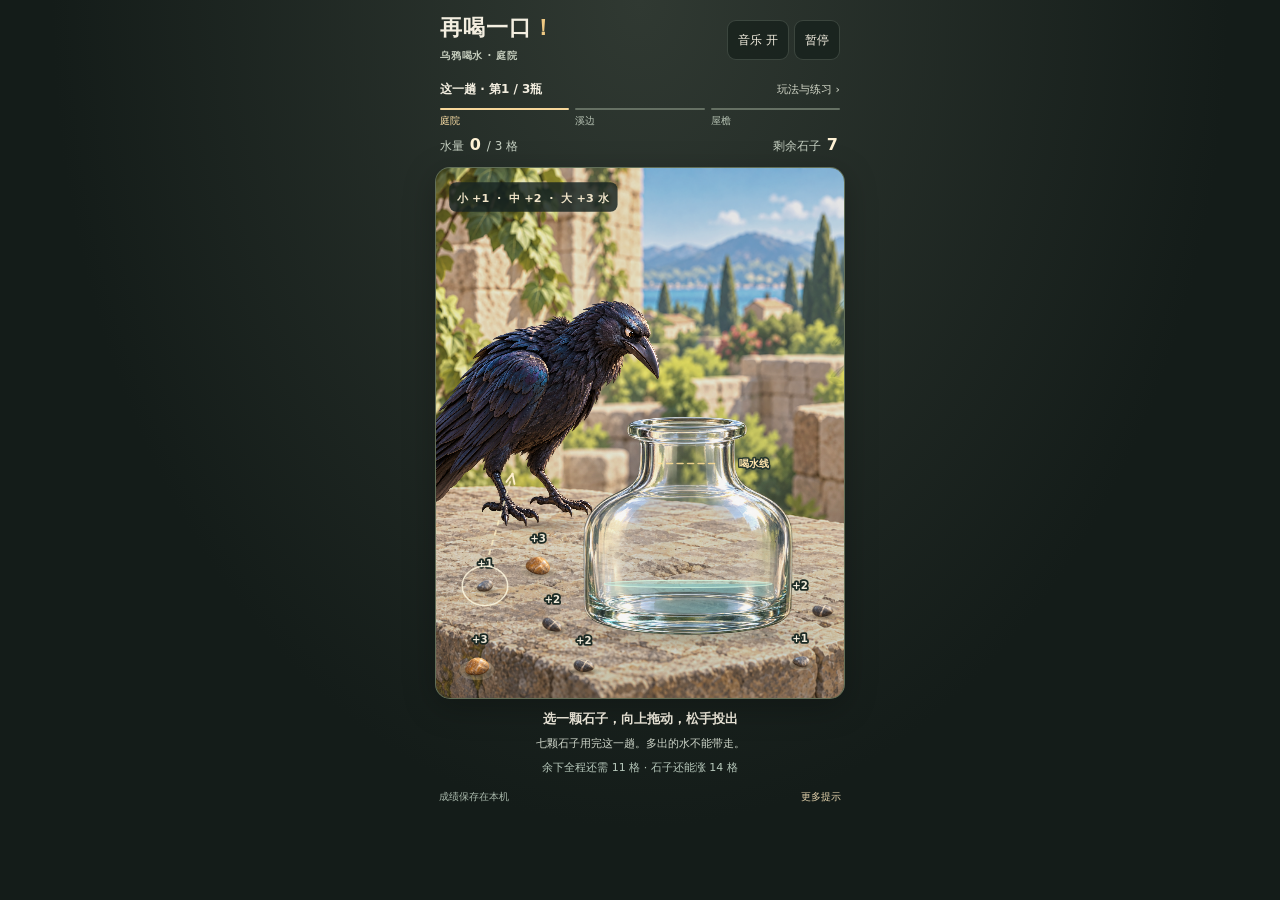
<file: index.html>
<!doctype html>
<html lang="zh-CN"><head><meta charset="utf-8"><meta name="viewport" content="width=device-width,initial-scale=1"><meta name="robots" content="noindex,nofollow"><title>再喝一口 · 试玩</title></head>
<body><p><a href="releases/0.7.0-playtest.7/">开始试玩《再喝一口》</a></p><script>location.replace('releases/0.7.0-playtest.7/');</script></body></html>
</file>
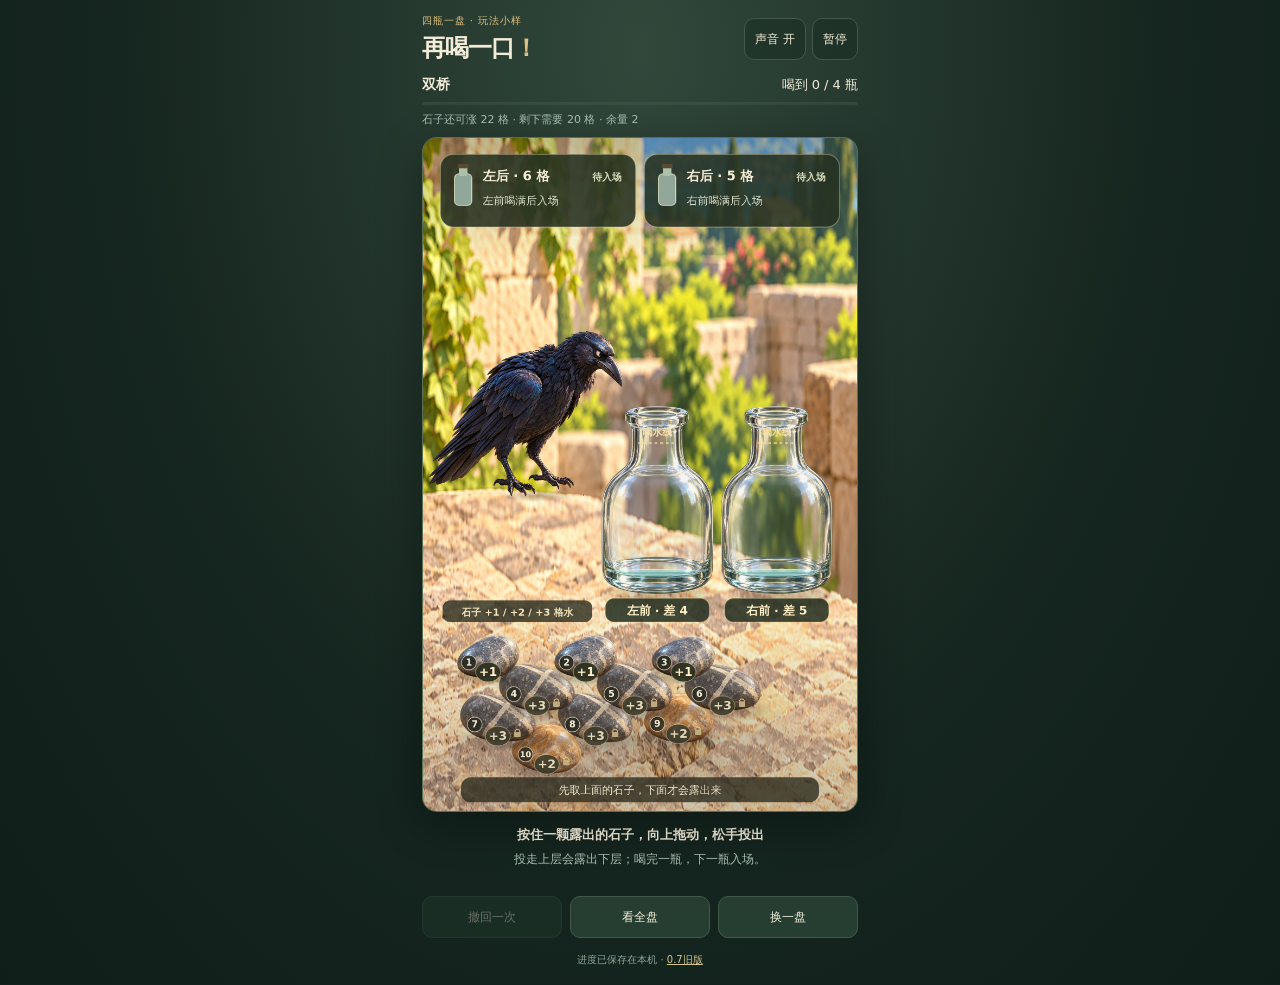
<file: prototypes/layered-v1/index.html>
<!doctype html>
<html lang="zh-CN"><head><meta charset="utf-8"><meta name="viewport" content="width=device-width,initial-scale=1,viewport-fit=cover"><meta name="theme-color" content="#172924"><meta name="robots" content="noindex,nofollow"><title>再喝一口 · 层层打开</title><link rel="stylesheet" href="style.css"></head>
<body><main class="app">
 <header><div><p class="eyebrow">四瓶一盘 · 玩法小样</p><h1>再喝一口<span>！</span></h1></div><div class="toolbar"><button id="sound" class="quiet" aria-pressed="true" aria-label="关闭声音">声音 开</button><button id="pause" class="quiet">暂停</button></div></header>
 <section class="statusbar" aria-label="整盘进度"><div><strong id="board-name">层层打开</strong><span id="progress">喝到 0 / 4 瓶</span></div><div class="progress-track" aria-hidden="true"><i id="progress-fill"></i></div><p id="reserve">石子正在准备…</p></section>
 <section class="scene"><canvas id="canvas" width="800" height="1240" tabindex="0" aria-label="按住可取的石子，向上拖动瞄准，松手投出。左右瓶都可投。键盘左右选择石子，空格开始瞄准，方向键调整，空格投出。" aria-describedby="action-hint"></canvas><div id="loading" class="loading">正在铺开石台…</div>
 <div id="result" class="overlay" hidden><article class="card"><p id="result-kicker" class="eyebrow"></p><h2 id="result-title" tabindex="-1"></h2><p id="result-detail"></p><p id="result-explain" class="note"></p><button id="result-undo" class="primary">撤回这一步</button><button id="retry" class="secondary">原样再试</button><button id="result-boards" class="text">换一盘同样大小的布局</button></article></div>
 </section>
 <footer><p id="action-hint">按住一颗露出的石子，向上拖动，松手投出</p><p id="change-note" class="note" role="status">投走上层会露出下层；喝完一瓶，下一瓶入场。</p><div class="actions"><button id="undo" class="secondary" disabled>撤回一次</button><button id="inspect" class="secondary">看全盘</button><button id="boards" class="secondary">换一盘</button></div><p class="fine"><span id="save-status">进度只保存在本机</span> · <a href="https://wangherb1.github.io/crow-water-playtest/releases/0.7.0-playtest.7/" target="_blank" rel="noopener">0.7旧版</a></p></footer>
 <dialog id="panel" aria-labelledby="panel-title"><div class="panel-head"><h2 id="panel-title"></h2><button id="close-panel" class="quiet" aria-label="关闭面板">关闭</button></div><div id="panel-content"></div></dialog>
 <p id="live" class="sr-only" aria-live="polite"></p>
</main>
<script src="assets.js"></script><script src="boards.js"></script><script src="core.js"></script><script src="physics.js"></script><script src="actor.js"></script><script src="audio.js"></script><script src="render.js"></script><script src="game.js"></script>
</body></html>
</file>
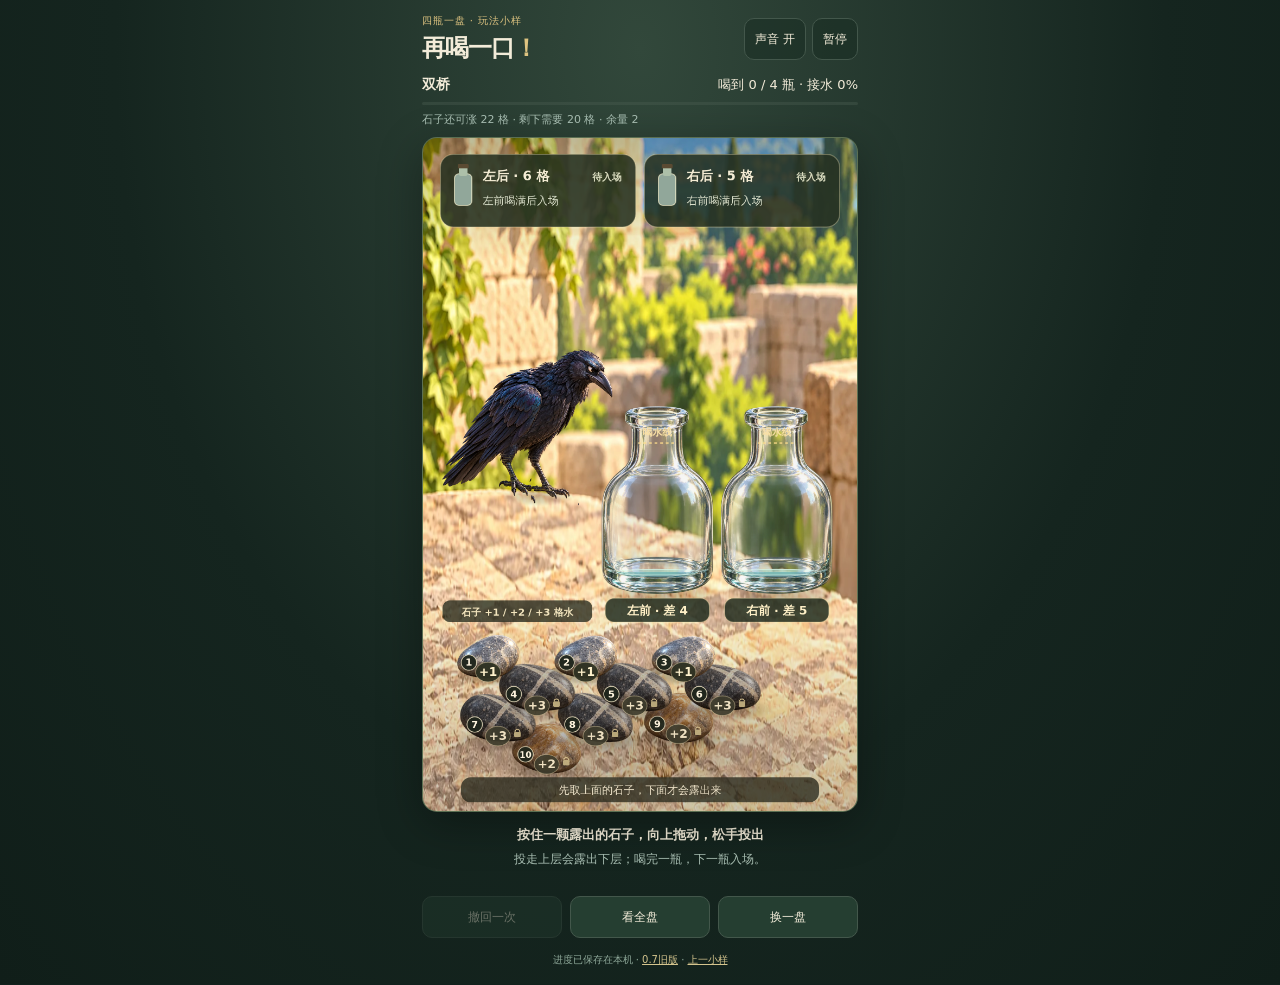
<file: prototypes/layered-v2/index.html>
<!doctype html>
<html lang="zh-CN"><head><meta charset="utf-8"><meta name="viewport" content="width=device-width,initial-scale=1,viewport-fit=cover"><meta name="theme-color" content="#172924"><meta name="robots" content="noindex,nofollow"><title>再喝一口 · 层层打开</title><link rel="stylesheet" href="style.css"></head>
<body><main class="app">
 <header><div><p class="eyebrow">四瓶一盘 · 玩法小样</p><h1>再喝一口<span>！</span></h1></div><div class="toolbar"><button id="sound" class="quiet" aria-pressed="true" aria-label="关闭声音">声音 开</button><button id="pause" class="quiet">暂停</button></div></header>
 <section class="statusbar" aria-label="整盘进度"><div><strong id="board-name">层层打开</strong><span id="progress">喝到 0 / 4 瓶</span></div><div class="progress-track" aria-hidden="true"><i id="progress-fill"></i></div><p id="reserve">石子正在准备…</p></section>
 <section class="scene"><canvas id="canvas" width="800" height="1240" tabindex="0" aria-label="按住可取的石子，向上拖动瞄准，松手投出。左右瓶都可投。键盘左右选择石子，空格开始瞄准，方向键调整，空格投出。" aria-describedby="action-hint"></canvas><div id="loading" class="loading" role="status"><p class="eyebrow">再喝一口</p><h2 id="load-title">正在准备庭院</h2><p id="load-detail">画面准备好就能开始，进度保存在本机。</p><progress id="load-progress" max="100" value="0" aria-label="画面加载进度"></progress><button id="load-retry" hidden>重试未完成的图片</button></div>
 <div id="result" class="overlay" hidden><article class="card"><p id="result-kicker" class="eyebrow"></p><h2 id="result-title" tabindex="-1"></h2><p id="result-detail"></p><ol id="result-proof" hidden></ol><p id="result-explain" class="note"></p><button id="result-undo" class="primary">撤回这一步</button><button id="result-review" class="secondary">查看卡住的局面</button><button id="retry" class="secondary">原样再试</button><button id="result-boards" class="text">换一盘同样大小的布局</button></article></div>
 </section>
 <footer><p id="action-hint">按住一颗露出的石子，向上拖动，松手投出</p><p id="change-note" class="note" role="status">投走上层会露出下层；喝完一瓶，下一瓶入场。</p><div id="comparison" class="comparison" hidden></div><div id="review-banner" class="review-banner" hidden><span>这盘已结束。点石子可看覆盖关系。</span><button id="return-result" class="quiet">返回结果</button></div><div class="actions"><button id="undo" class="secondary" disabled>撤回一次</button><button id="inspect" class="secondary">看全盘</button><button id="boards" class="secondary">换一盘</button></div><p class="fine"><span id="save-status">进度只保存在本机</span> · <a href="https://wangherb1.github.io/crow-water-playtest/releases/0.7.0-playtest.7/" target="_blank" rel="noopener">0.7旧版</a> · <a href="https://wangherb1.github.io/crow-water-playtest/prototypes/layered-v1/" target="_blank" rel="noopener">上一小样</a></p></footer>
 <dialog id="panel" aria-labelledby="panel-title"><div class="panel-head"><h2 id="panel-title"></h2><button id="close-panel" class="quiet" aria-label="关闭面板">关闭</button></div><div id="panel-content"></div></dialog>
 <p id="live" class="sr-only" aria-live="polite"></p>
</main>
<script src="assets.js"></script><script src="loader.js"></script><script src="boards.js"></script><script src="core.js"></script><script src="insights.js"></script><script src="physics.js"></script><script src="actor.js"></script><script src="audio.js"></script><script src="render.js"></script><script src="game.js"></script>
</body></html>
</file>
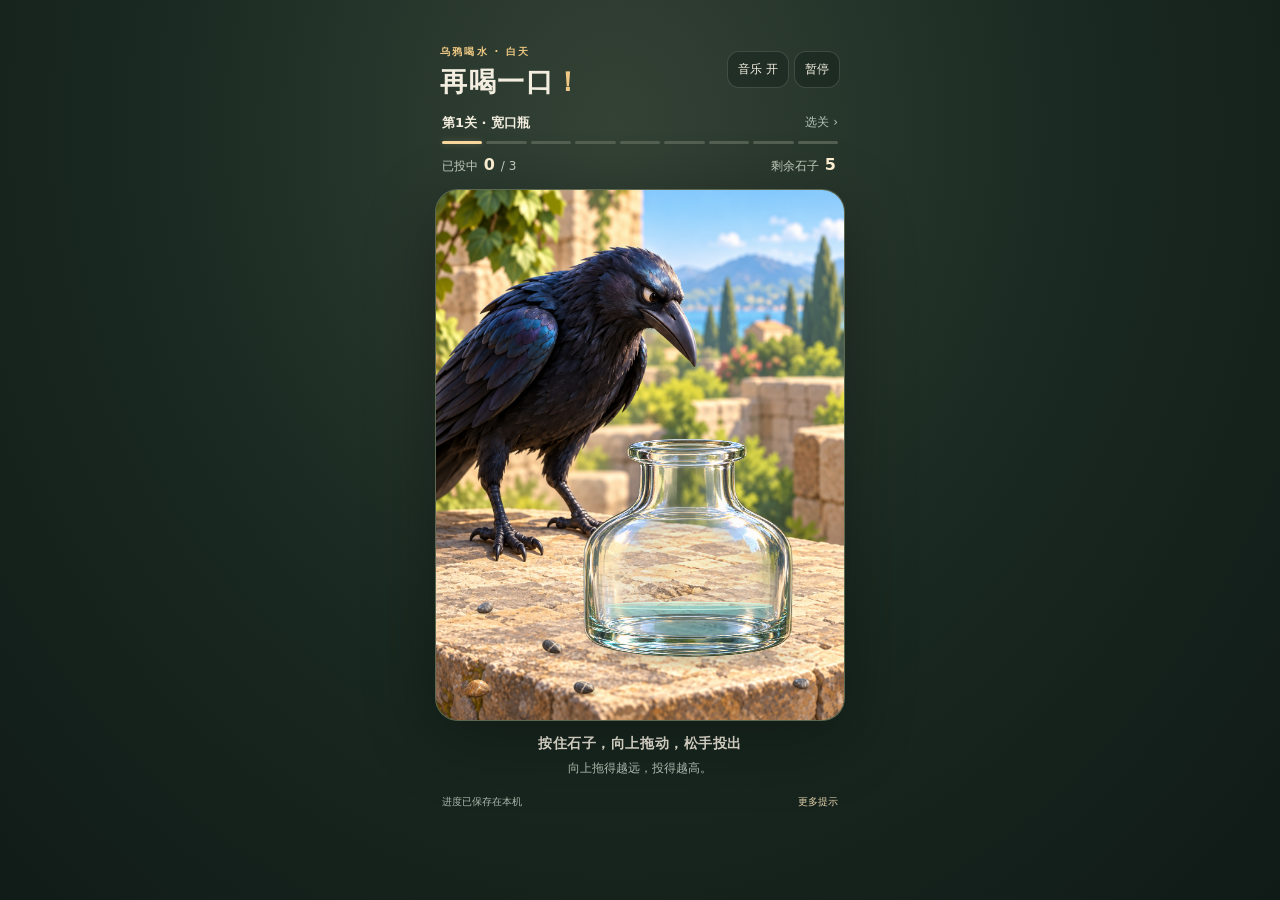
<file: releases/0.1.0-playtest.1/index.html>
<!doctype html>
<html lang="zh-CN">
<head>
<meta name="robots" content="noindex,nofollow">
<meta charset="utf-8">
<meta name="viewport" content="width=device-width,initial-scale=1,viewport-fit=cover">
<meta name="theme-color" content="#172521">
<title>再喝一口 · 试玩</title>
<link rel="stylesheet" href="style.css">
</head>
<body>
<main class="game-app">
  <header class="topbar">
    <div><span id="chapter-name" class="eyebrow">乌鸦喝水 · 白天</span><h1>再喝一口<span>！</span></h1></div>
    <div class="tools"><button id="sound-btn" class="quiet" aria-pressed="true">音乐 开</button><button id="pause-btn" class="quiet" aria-label="暂停游戏">暂停</button></div>
  </header>
  <section class="journey-bar" aria-label="关卡与目标">
    <button id="map-btn" class="route-button" aria-label="选择关卡"><span id="stage-name">第1关 · 宽口瓶</span><span id="stage-count">关卡 <b>›</b></span></button>
    <div id="route-dots" class="route-dots" aria-hidden="true"></div>
    <div class="goal-line"><span>已投中 <strong id="hit-count">0</strong> / 3</span><span>剩余石子 <strong id="ammo-count">5</strong></span></div>
  </section>
  <section class="scene-shell" aria-label="游戏画面">
    <canvas id="scene-canvas" width="800" height="1040" tabindex="0" aria-label="任选地上一颗石子，按住向上拖动瞄准，从它的原位抛出；长短决定力度。键盘按住空格选取下一颗，用方向键调整，松开空格发射" aria-describedby="action-hint"></canvas>
    <div id="asset-loading" class="loading"><span>加载中…</span><button id="reload-btn" hidden>重新加载</button></div>
    <div id="result-panel" class="overlay result-overlay" hidden>
      <article class="result-card">
        <p id="result-kicker" class="eyebrow">第1关</p><h2 id="result-title" tabindex="-1">通关</h2>
        <p id="result-detail"></p><dl id="score-breakdown" class="score-breakdown" aria-label="得分明细" hidden></dl><p id="result-next" class="next-place" hidden></p><p id="result-discovery" class="discovery" hidden></p>
        <div class="result-actions"><button id="next-btn" class="primary">下一关</button><button id="retry-btn" class="secondary">重试</button><button id="rescue-btn" class="secondary" hidden>补充2颗石子</button><button id="result-map-btn" class="text-button">选择关卡</button></div>
        <p id="rescue-note" class="small-note" hidden>试玩版可免费补充一次，不播放广告。</p>
      </article>
    </div>
    <div id="pause-panel" class="overlay middle-overlay" role="dialog" aria-modal="true" aria-labelledby="pause-title" hidden><article class="dialog-card"><h2 id="pause-title">已暂停</h2><p>点击继续，接着玩。</p><div class="audio-settings"><button id="music-setting-btn" class="quiet" aria-pressed="true">音乐 开</button><button id="effects-btn" class="quiet" aria-pressed="true">音效 开</button></div><p id="audio-note" class="small-note">音乐和音效可以分别开关。</p>
      <p class="playtest-version">试玩版 <span id="playtest-version">0.1.0-playtest.1</span></p>
      <details id="feedback-panel" class="feedback-panel"><summary>试玩反馈</summary>
        <label for="feedback-comment">你的意见（可不填）</label>
        <textarea id="feedback-comment" rows="3" maxlength="2000" placeholder="哪里不好用，或者你想改什么？" autocomplete="off"></textarea>
        <p class="feedback-note">复制后发给邀请你试玩的人，不会自动发送。</p>
        <button id="feedback-generate" class="secondary" type="button">生成反馈</button>
        <div id="feedback-preview" hidden><label for="feedback-output">确认下面的内容</label><textarea id="feedback-output" rows="8" readonly spellcheck="false"></textarea><button id="feedback-copy" class="secondary" type="button">复制反馈</button></div>
        <p id="feedback-status" role="status" aria-live="polite"></p>
      </details>
      <button id="resume-btn" class="primary">继续游戏</button></article></div>
    <div id="map-panel" class="overlay map-overlay" role="dialog" aria-modal="true" aria-labelledby="map-title" hidden>
      <article class="map-card"><div class="map-heading"><div><h2 id="map-title">选择关卡</h2><p id="map-progress" class="map-progress">已通关 0 / 9</p></div><button id="close-map-btn" class="quiet" aria-label="关闭关卡选择">关闭</button></div>
      <div id="level-grid" class="level-grid"></div>
      <button id="endless-btn" class="primary" disabled>连续挑战 · 通关9关后解锁</button><p id="record-line" class="record-line"></p>
      <details class="map-details" id="score-info"><summary>得分规则与奖励记录</summary><div class="details-body"><p>每投中一颗得100分，越接近瓶口中心，额外得分越高，最多50分。</p><p>通关时，未使用补充石子：每剩一颗加20分，3次全部投中再加150分。</p><p>同一关内，灰色、金褐色、深色石子各投中至少一次，加50分。</p><p>总分只累加各关的最高分。</p><div id="achievement-list" class="achievement-list"></div></div></details>
      <details class="map-details" id="egg-info"><summary>彩蛋 <span id="egg-count">0 / 3</span></summary><div id="egg-list" class="details-body"></div></details>
      </article>
    </div>
  </section>
  <footer class="game-footer"><p id="action-hint">按住石子，向上拖动，松手投出</p><p id="condition-hint" class="condition-hint">向上拖得越远，投得越高。</p><div class="footer-meta"><span id="save-status">进度已保存</span><button id="help-btn" class="text-button" aria-pressed="false">更多提示</button></div></footer>
  <p id="live-status" class="sr-only" aria-live="polite"></p>
</main>
<script src="assets.js"></script>
<script src="core.js"></script>
<script src="render.js"></script>
<script src="audio.js"></script>
<script src="game.js"></script>
<script src="feedback.js"></script>
</body>
</html>
</file>
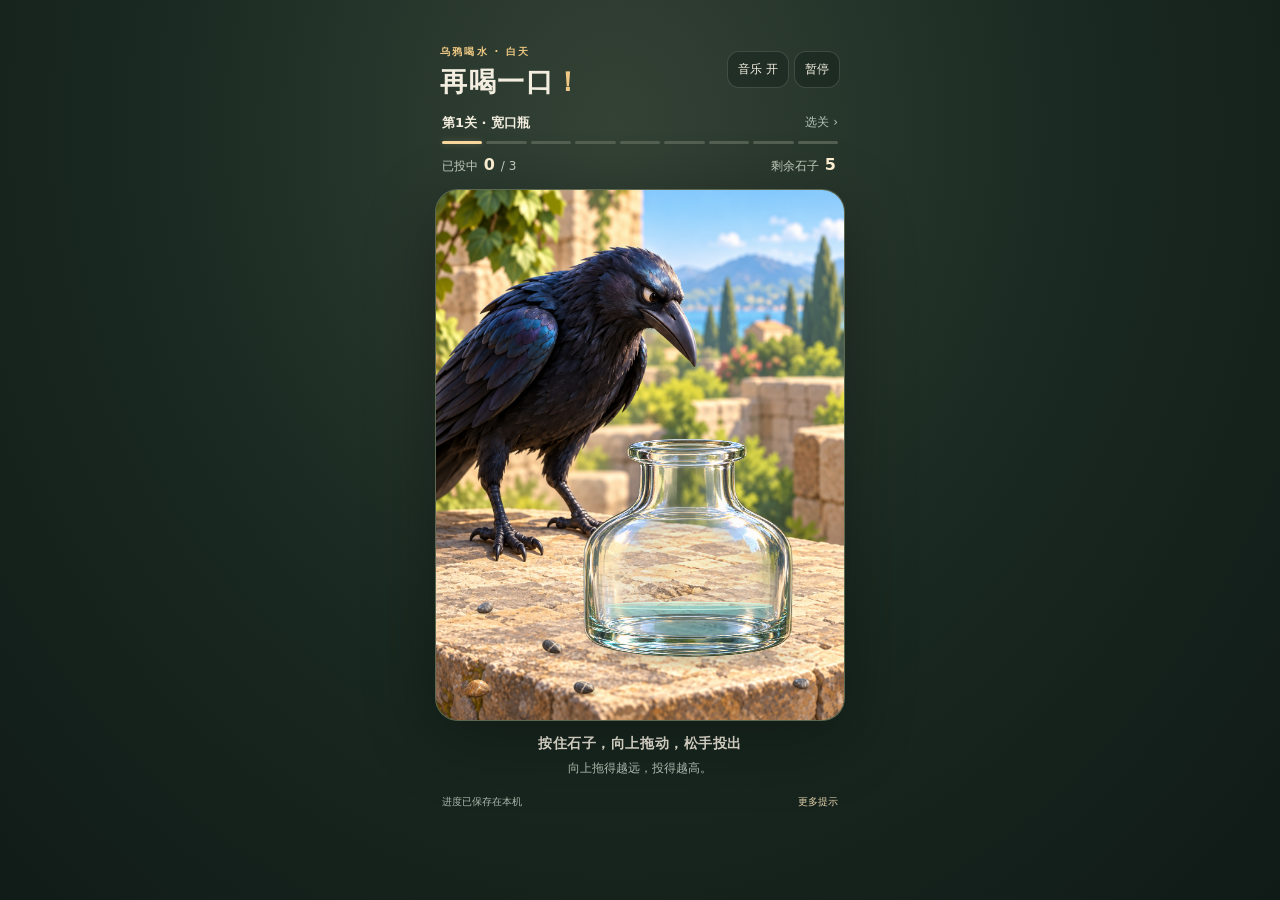
<file: releases/0.2.0-playtest.2/index.html>
<!doctype html>
<html lang="zh-CN">
<head>
<meta name="robots" content="noindex,nofollow">
<meta charset="utf-8">
<meta name="viewport" content="width=device-width,initial-scale=1,viewport-fit=cover">
<meta name="theme-color" content="#172521">
<title>再喝一口 · 试玩</title>
<link rel="stylesheet" href="style.css">
</head>
<body>
<main class="game-app">
  <header class="topbar">
    <div><span id="chapter-name" class="eyebrow">乌鸦喝水 · 白天</span><h1>再喝一口<span>！</span></h1></div>
    <div class="tools"><button id="sound-btn" class="quiet" aria-pressed="true">音乐 开</button><button id="pause-btn" class="quiet" aria-label="暂停游戏">暂停</button></div>
  </header>
  <section class="journey-bar" aria-label="关卡与目标">
    <button id="map-btn" class="route-button" aria-label="选择关卡"><span id="stage-name">第1关 · 宽口瓶</span><span id="stage-count">关卡 <b>›</b></span></button>
    <div id="route-dots" class="route-dots" aria-hidden="true"></div>
    <div class="goal-line"><span>已投中 <strong id="hit-count">0</strong> / 3</span><span>剩余石子 <strong id="ammo-count">5</strong></span></div>
  </section>
  <section class="scene-shell" aria-label="游戏画面">
    <canvas id="scene-canvas" width="800" height="1040" tabindex="0" aria-label="任选地上一颗石子，按住向上拖动瞄准，从它的原位抛出；长短决定力度。键盘按住空格选取下一颗，用方向键调整，松开空格发射" aria-describedby="action-hint"></canvas>
    <div id="asset-loading" class="loading"><span>加载中…</span><button id="reload-btn" hidden>重新加载</button></div>
    <div id="result-panel" class="overlay result-overlay" hidden>
      <article class="result-card">
        <p id="result-kicker" class="eyebrow">第1关</p><h2 id="result-title" tabindex="-1">通关</h2>
        <p id="result-detail"></p><dl id="score-breakdown" class="score-breakdown" aria-label="得分明细" hidden></dl><p id="result-next" class="next-place" hidden></p><p id="result-discovery" class="discovery" hidden></p>
        <div class="result-actions"><button id="next-btn" class="primary">下一关</button><button id="retry-btn" class="secondary">重试</button><button id="rescue-btn" class="secondary" hidden>补充2颗石子</button><button id="result-map-btn" class="text-button">选择关卡</button></div>
        <p id="rescue-note" class="small-note" hidden>试玩版可免费补充一次，不播放广告。</p>
      </article>
    </div>
    <div id="pause-panel" class="overlay middle-overlay" role="dialog" aria-modal="true" aria-labelledby="pause-title" hidden><article class="dialog-card"><h2 id="pause-title">已暂停</h2><p>点击继续，接着玩。</p><div class="audio-settings"><button id="music-setting-btn" class="quiet" aria-pressed="true">音乐 开</button><button id="effects-btn" class="quiet" aria-pressed="true">音效 开</button></div><p id="audio-note" class="small-note">音乐和音效可以分别开关。</p>
      <p class="playtest-version">试玩版 <span id="playtest-version">0.2.0-playtest.2</span></p>
      <details id="feedback-panel" class="feedback-panel"><summary>试玩反馈</summary>
        <label for="feedback-comment">你的意见（可不填）</label>
        <textarea id="feedback-comment" rows="3" maxlength="2000" placeholder="哪里不好用，或者你想改什么？" autocomplete="off"></textarea>
        <p class="feedback-note">复制后发给邀请你试玩的人，不会自动发送。</p>
        <button id="feedback-generate" class="secondary" type="button">生成反馈</button>
        <div id="feedback-preview" hidden><label for="feedback-output">确认下面的内容</label><textarea id="feedback-output" rows="8" readonly spellcheck="false"></textarea><button id="feedback-copy" class="secondary" type="button">复制反馈</button></div>
        <p id="feedback-status" role="status" aria-live="polite"></p>
      </details>
      <button id="resume-btn" class="primary">继续游戏</button></article></div>
    <div id="map-panel" class="overlay map-overlay" role="dialog" aria-modal="true" aria-labelledby="map-title" hidden>
      <article class="map-card"><div class="map-heading"><div><h2 id="map-title">选择关卡</h2><p id="map-progress" class="map-progress">已通关 0 / 9</p></div><button id="close-map-btn" class="quiet" aria-label="关闭关卡选择">关闭</button></div>
      <div id="level-grid" class="level-grid"></div>
      <button id="endless-btn" class="primary" disabled>连续挑战 · 通关9关后解锁</button><p id="record-line" class="record-line"></p>
      <details class="map-details" id="score-info"><summary>得分规则与奖励记录</summary><div class="details-body"><p>每投中一颗得100分，越接近瓶口中心，额外得分越高，最多50分。</p><p>通关时，未使用补充石子：每剩一颗加20分，3次全部投中再加150分。</p><p>同一关内，灰色、金褐色、深色石子各投中至少一次，加50分。</p><p>总分只累加各关的最高分。</p><div id="achievement-list" class="achievement-list"></div></div></details>
      <details class="map-details" id="egg-info"><summary>彩蛋 <span id="egg-count">0 / 3</span></summary><div id="egg-list" class="details-body"></div></details>
      </article>
    </div>
  </section>
  <footer class="game-footer"><p id="action-hint">按住石子，向上拖动，松手投出</p><p id="condition-hint" class="condition-hint">向上拖得越远，投得越高。</p><div class="footer-meta"><span id="save-status">进度已保存</span><button id="help-btn" class="text-button" aria-pressed="false">更多提示</button></div></footer>
  <p id="live-status" class="sr-only" aria-live="polite"></p>
</main>
<script src="assets.js"></script>
<script src="core.js"></script>
<script src="render.js"></script>
<script src="audio.js"></script>
<script src="game.js"></script>
<script src="feedback.js"></script>
</body>
</html>
</file>
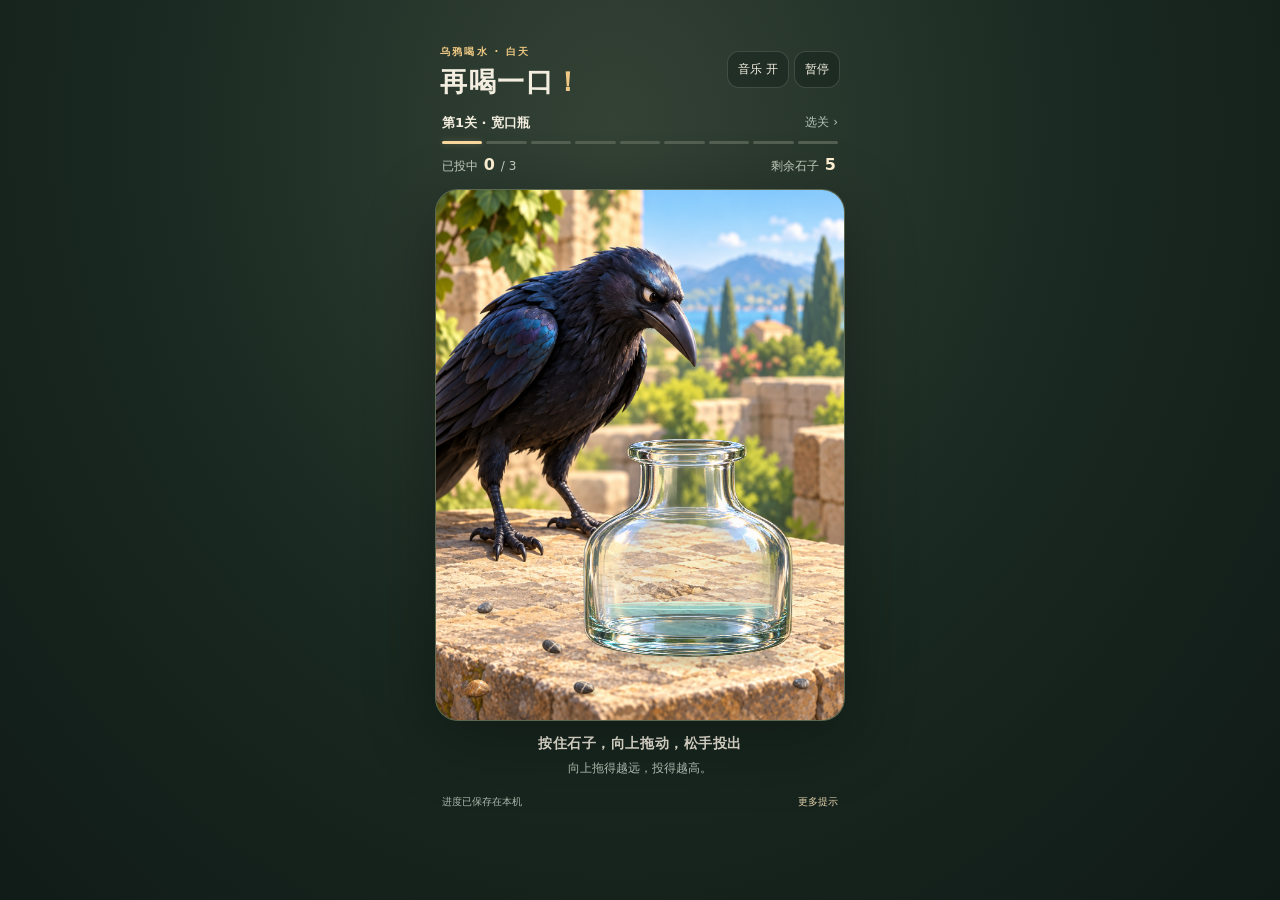
<file: releases/0.3.0-playtest.3/index.html>
<!doctype html>
<html lang="zh-CN">
<head>
<meta name="robots" content="noindex,nofollow">
<meta charset="utf-8">
<meta name="viewport" content="width=device-width,initial-scale=1,viewport-fit=cover">
<meta name="theme-color" content="#172521">
<title>再喝一口 · 试玩</title>
<link rel="stylesheet" href="style.css">
</head>
<body>
<main class="game-app">
  <header class="topbar">
    <div><span id="chapter-name" class="eyebrow">乌鸦喝水 · 白天</span><h1>再喝一口<span>！</span></h1></div>
    <div class="tools"><button id="sound-btn" class="quiet" aria-pressed="true">音乐 开</button><button id="pause-btn" class="quiet" aria-label="暂停游戏">暂停</button></div>
  </header>
  <section class="journey-bar" aria-label="关卡与目标">
    <button id="map-btn" class="route-button" aria-label="选择关卡"><span id="stage-name">第1关 · 宽口瓶</span><span id="stage-count">关卡 <b>›</b></span></button>
    <div id="route-dots" class="route-dots" aria-hidden="true"></div>
    <div class="goal-line"><span>已投中 <strong id="hit-count">0</strong> / 3</span><span>剩余石子 <strong id="ammo-count">5</strong></span></div>
  </section>
  <section class="scene-shell" aria-label="游戏画面">
    <canvas id="scene-canvas" width="800" height="1040" tabindex="0" aria-label="任选地上一颗石子，按住向上拖动瞄准，从它的原位抛出；长短决定力度。键盘按住空格选取下一颗，用方向键调整，松开空格发射" aria-describedby="action-hint"></canvas>
    <div id="asset-loading" class="loading"><span>加载中…</span><button id="reload-btn" hidden>重新加载</button></div>
    <div id="result-panel" class="overlay result-overlay" hidden>
      <article class="result-card">
        <p id="result-kicker" class="eyebrow">第1关</p><h2 id="result-title" tabindex="-1">通关</h2>
        <p id="result-detail"></p><dl id="score-breakdown" class="score-breakdown" aria-label="得分明细" hidden></dl><p id="result-next" class="next-place" hidden></p><p id="result-discovery" class="discovery" hidden></p>
        <div class="result-actions"><button id="next-btn" class="primary">下一关</button><button id="retry-btn" class="secondary">重试</button><button id="rescue-btn" class="secondary" hidden>补充2颗石子</button><button id="result-map-btn" class="text-button">选择关卡</button></div>
        <p id="rescue-note" class="small-note" hidden>试玩版可免费补充一次，不播放广告。</p>
      </article>
    </div>
    <div id="pause-panel" class="overlay middle-overlay" role="dialog" aria-modal="true" aria-labelledby="pause-title" hidden><article class="dialog-card"><h2 id="pause-title">已暂停</h2><p>点击继续，接着玩。</p><div class="audio-settings"><button id="music-setting-btn" class="quiet" aria-pressed="true">音乐 开</button><button id="effects-btn" class="quiet" aria-pressed="true">音效 开</button></div><p id="audio-note" class="small-note">音乐和音效可以分别开关。</p>
      <p class="playtest-version">试玩版 <span id="playtest-version">0.3.0-playtest.3</span></p>
      <details id="feedback-panel" class="feedback-panel"><summary>试玩反馈</summary>
        <label for="feedback-comment">你的意见（可不填）</label>
        <textarea id="feedback-comment" rows="3" maxlength="2000" placeholder="哪里不好用，或者你想改什么？" autocomplete="off"></textarea>
        <p class="feedback-note">复制后发给邀请你试玩的人，不会自动发送。</p>
        <button id="feedback-generate" class="secondary" type="button">生成反馈</button>
        <div id="feedback-preview" hidden><label for="feedback-output">确认下面的内容</label><textarea id="feedback-output" rows="8" readonly spellcheck="false"></textarea><button id="feedback-copy" class="secondary" type="button">复制反馈</button></div>
        <p id="feedback-status" role="status" aria-live="polite"></p>
      </details>
      <button id="resume-btn" class="primary">继续游戏</button></article></div>
    <div id="map-panel" class="overlay map-overlay" role="dialog" aria-modal="true" aria-labelledby="map-title" hidden>
      <article class="map-card"><div class="map-heading"><div><h2 id="map-title">选择关卡</h2><p id="map-progress" class="map-progress">已通关 0 / 9</p></div><button id="close-map-btn" class="quiet" aria-label="关闭关卡选择">关闭</button></div>
      <div id="level-grid" class="level-grid"></div>
      <button id="endless-btn" class="primary" disabled>连续挑战 · 通关9关后解锁</button><p id="record-line" class="record-line"></p>
      <details class="map-details" id="score-info"><summary>得分规则与奖励记录</summary><div class="details-body"><p>每投中一颗得100分，越接近瓶口中心，额外得分越高，最多50分。</p><p>通关时，未使用补充石子：每剩一颗加20分，3次全部投中再加150分。</p><p>同一关内，灰色、金褐色、深色石子各投中至少一次，加50分。</p><p>总分只累加各关的最高分。</p><div id="achievement-list" class="achievement-list"></div></div></details>
      <details class="map-details" id="egg-info"><summary>彩蛋 <span id="egg-count">0 / 3</span></summary><div id="egg-list" class="details-body"></div></details>
      </article>
    </div>
  </section>
  <footer class="game-footer"><p id="action-hint">按住石子，向上拖动，松手投出</p><p id="condition-hint" class="condition-hint">向上拖得越远，投得越高。</p><div class="footer-meta"><span id="save-status">进度已保存</span><button id="help-btn" class="text-button" aria-pressed="false">更多提示</button></div></footer>
  <p id="live-status" class="sr-only" aria-live="polite"></p>
</main>
<script src="assets.js"></script>
<script src="core.js"></script>
<script src="render.js"></script>
<script src="audio.js"></script>
<script src="game.js"></script>
<script src="feedback.js"></script>
</body>
</html>
</file>
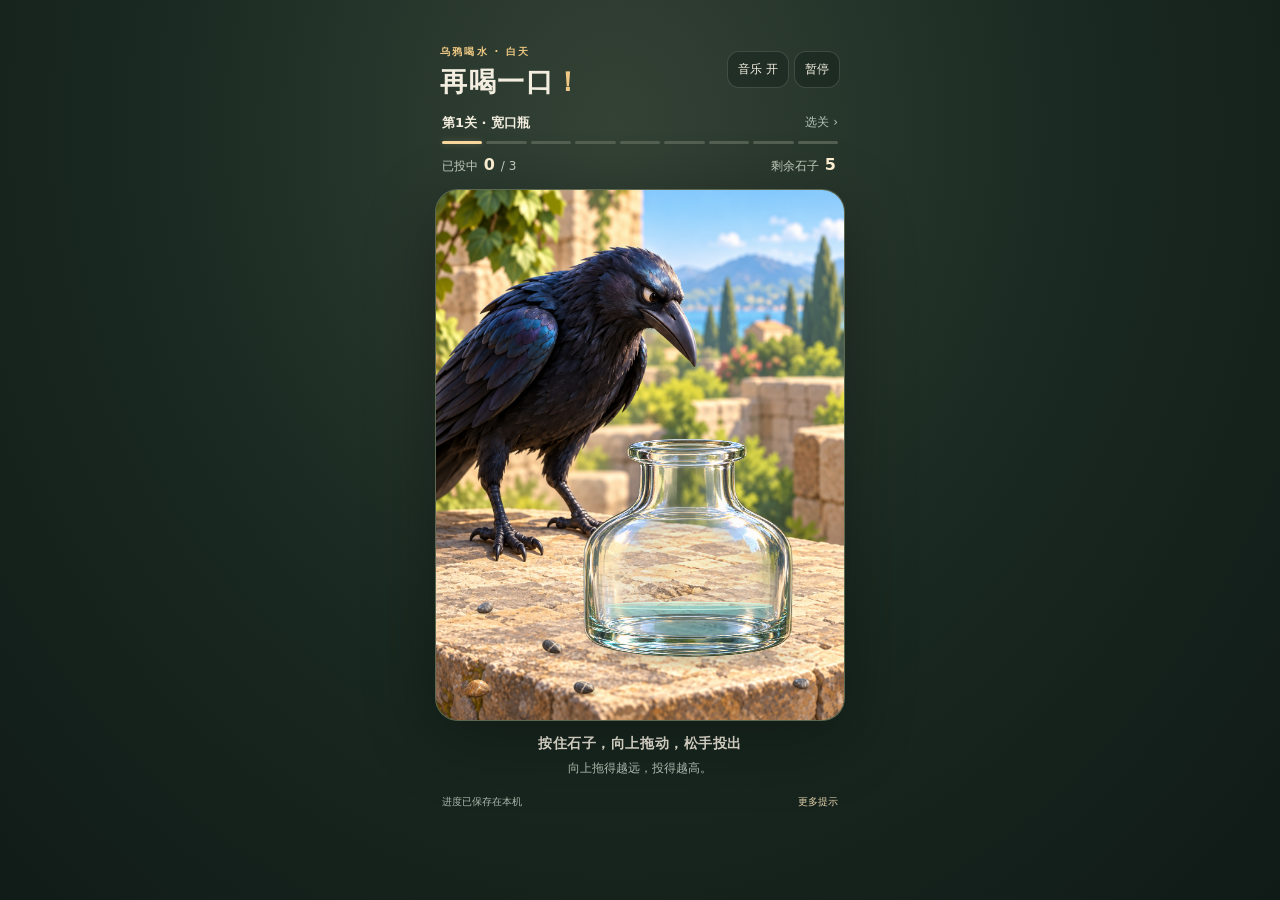
<file: releases/0.4.0-playtest.4/index.html>
<!doctype html>
<html lang="zh-CN">
<head>
<meta name="robots" content="noindex,nofollow">
<meta charset="utf-8">
<meta name="viewport" content="width=device-width,initial-scale=1,viewport-fit=cover">
<meta name="theme-color" content="#172521">
<title>再喝一口 · 试玩</title>
<link rel="stylesheet" href="style.css">
</head>
<body>
<main class="game-app">
  <header class="topbar">
    <div><span id="chapter-name" class="eyebrow">乌鸦喝水 · 白天</span><h1>再喝一口<span>！</span></h1></div>
    <div class="tools"><button id="sound-btn" class="quiet" aria-pressed="true">音乐 开</button><button id="pause-btn" class="quiet" aria-label="暂停游戏">暂停</button></div>
  </header>
  <section class="journey-bar" aria-label="关卡与目标">
    <button id="map-btn" class="route-button" aria-label="选择关卡"><span id="stage-name">第1关 · 宽口瓶</span><span id="stage-count">关卡 <b>›</b></span></button>
    <div id="route-dots" class="route-dots" aria-hidden="true"></div>
    <div class="goal-line"><span>已投中 <strong id="hit-count">0</strong> / 3</span><span>剩余石子 <strong id="ammo-count">5</strong></span></div>
  </section>
  <section class="scene-shell" aria-label="游戏画面">
    <canvas id="scene-canvas" width="800" height="1040" tabindex="0" aria-label="任选地上一颗石子，按住向上拖动瞄准，从它的原位抛出；长短决定力度。键盘按住空格选取下一颗，用方向键调整，松开空格发射" aria-describedby="action-hint"></canvas>
    <div id="asset-loading" class="loading"><span>加载中…</span><button id="reload-btn" hidden>重新加载</button></div>
    <div id="result-panel" class="overlay result-overlay" hidden>
      <article class="result-card">
        <p id="result-kicker" class="eyebrow">第1关</p><h2 id="result-title" tabindex="-1">通关</h2>
        <p id="result-detail"></p><dl id="score-breakdown" class="score-breakdown" aria-label="得分明细" hidden></dl><p id="result-next" class="next-place" hidden></p><p id="result-discovery" class="discovery" hidden></p>
        <div class="result-actions"><button id="next-btn" class="primary">下一关</button><button id="retry-btn" class="secondary">重试</button><button id="rescue-btn" class="secondary" hidden>补充2颗石子</button><button id="result-map-btn" class="text-button">选择关卡</button></div>
        <p id="rescue-note" class="small-note" hidden>试玩版可免费补充一次，不播放广告。</p>
      </article>
    </div>
    <div id="pause-panel" class="overlay middle-overlay" role="dialog" aria-modal="true" aria-labelledby="pause-title" hidden><article class="dialog-card"><h2 id="pause-title">已暂停</h2><p>点击继续，接着玩。</p><div class="audio-settings"><button id="music-setting-btn" class="quiet" aria-pressed="true">音乐 开</button><button id="effects-btn" class="quiet" aria-pressed="true">音效 开</button></div><p id="audio-note" class="small-note">音乐和音效可以分别开关。</p>
      <p class="playtest-version">试玩版 <span id="playtest-version">0.4.0-playtest.4</span></p>
      <details id="feedback-panel" class="feedback-panel"><summary>试玩反馈</summary>
        <label for="feedback-comment">你的意见（可不填）</label>
        <textarea id="feedback-comment" rows="3" maxlength="2000" placeholder="哪里不好用，或者你想改什么？" autocomplete="off"></textarea>
        <p class="feedback-note">复制后发给邀请你试玩的人，不会自动发送。</p>
        <button id="feedback-generate" class="secondary" type="button">生成反馈</button>
        <div id="feedback-preview" hidden><label for="feedback-output">确认下面的内容</label><textarea id="feedback-output" rows="8" readonly spellcheck="false"></textarea><button id="feedback-copy" class="secondary" type="button">复制反馈</button></div>
        <p id="feedback-status" role="status" aria-live="polite"></p>
      </details>
      <button id="resume-btn" class="primary">继续游戏</button></article></div>
    <div id="map-panel" class="overlay map-overlay" role="dialog" aria-modal="true" aria-labelledby="map-title" hidden>
      <article class="map-card"><div class="map-heading"><div><h2 id="map-title">选择关卡</h2><p id="map-progress" class="map-progress">已通关 0 / 9</p></div><button id="close-map-btn" class="quiet" aria-label="关闭关卡选择">关闭</button></div>
      <div id="level-grid" class="level-grid"></div>
      <button id="endless-btn" class="primary" disabled>连续挑战 · 通关9关后解锁</button><p id="record-line" class="record-line"></p>
      <details class="map-details" id="score-info"><summary>得分规则与奖励记录</summary><div class="details-body"><p>每投中一颗得100分，越接近瓶口中心，额外得分越高，最多50分。</p><p>通关时，未使用补充石子：每剩一颗加20分，3次全部投中再加150分。</p><p>同一关内，灰色、金褐色、深色石子各投中至少一次，加50分。</p><p>总分只累加各关的最高分。</p><div id="achievement-list" class="achievement-list"></div></div></details>
      <details class="map-details" id="egg-info"><summary>彩蛋 <span id="egg-count">0 / 3</span></summary><div id="egg-list" class="details-body"></div></details>
      </article>
    </div>
  </section>
  <footer class="game-footer"><p id="action-hint">按住石子，向上拖动，松手投出</p><p id="condition-hint" class="condition-hint">向上拖得越远，投得越高。</p><div class="footer-meta"><span id="save-status">进度已保存</span><button id="help-btn" class="text-button" aria-pressed="false">更多提示</button></div></footer>
  <p id="live-status" class="sr-only" aria-live="polite"></p>
</main>
<script src="assets.js"></script>
<script src="core.js"></script>
<script src="render.js"></script>
<script src="audio.js"></script>
<script src="game.js"></script>
<script src="feedback.js"></script>
</body>
</html>
</file>
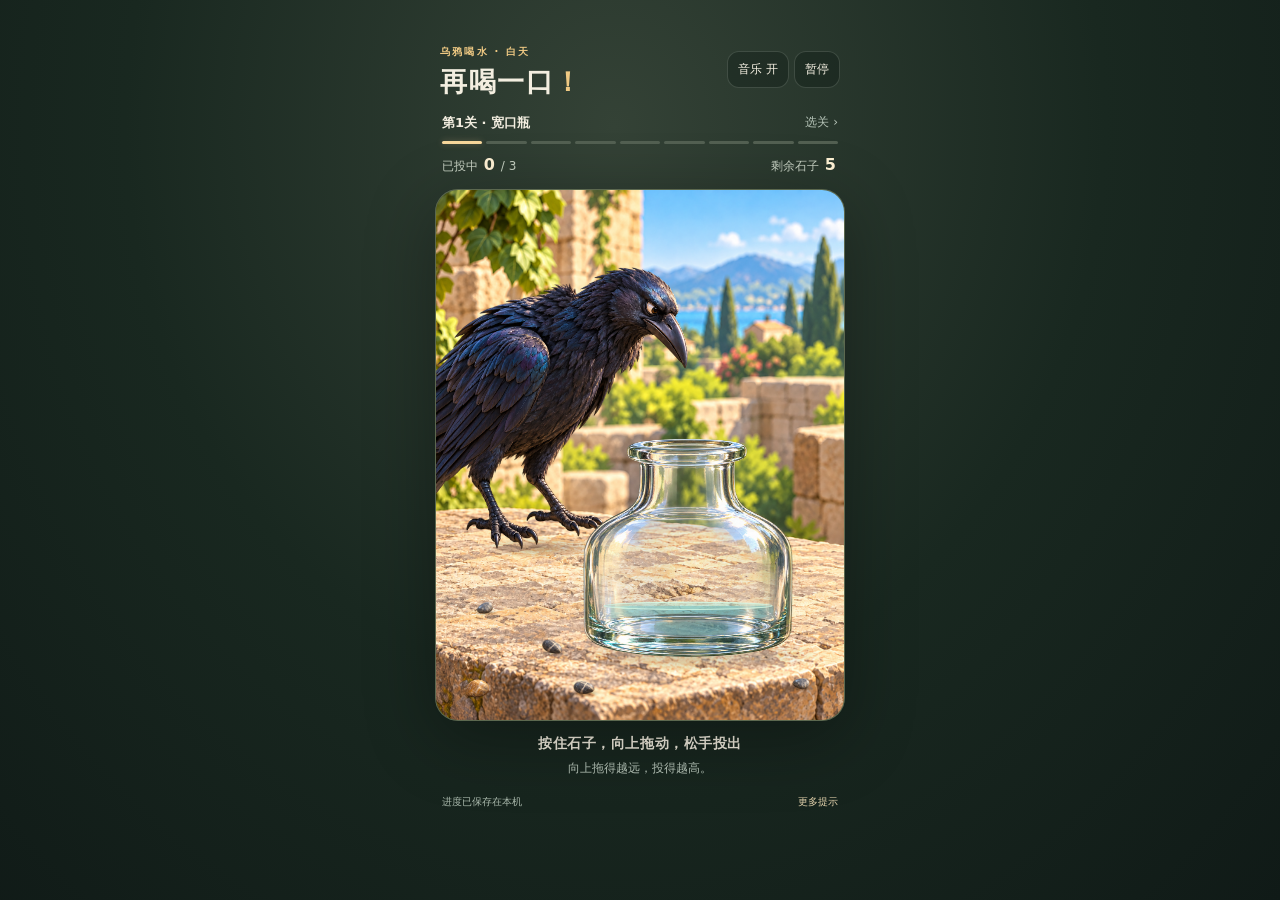
<file: releases/0.5.0-playtest.5/index.html>
<!doctype html>
<html lang="zh-CN">
<head>
<meta name="robots" content="noindex,nofollow">
<meta charset="utf-8">
<meta name="viewport" content="width=device-width,initial-scale=1,viewport-fit=cover">
<meta name="theme-color" content="#172521">
<title>再喝一口 · 试玩</title>
<link rel="stylesheet" href="style.css">
</head>
<body>
<main class="game-app">
  <header class="topbar">
    <div><span id="chapter-name" class="eyebrow">乌鸦喝水 · 白天</span><h1>再喝一口<span>！</span></h1></div>
    <div class="tools"><button id="sound-btn" class="quiet" aria-pressed="true">音乐 开</button><button id="pause-btn" class="quiet" aria-label="暂停游戏">暂停</button></div>
  </header>
  <section class="journey-bar" aria-label="关卡与目标">
    <button id="map-btn" class="route-button" aria-label="选择关卡"><span id="stage-name">第1关 · 宽口瓶</span><span id="stage-count">关卡 <b>›</b></span></button>
    <div id="route-dots" class="route-dots" aria-hidden="true"></div>
    <div class="goal-line"><span>已投中 <strong id="hit-count">0</strong> / 3</span><span>剩余石子 <strong id="ammo-count">5</strong></span></div>
  </section>
  <section class="scene-shell" aria-label="游戏画面">
    <canvas id="scene-canvas" width="800" height="1040" tabindex="0" aria-label="任选地上一颗石子，按住向上拖动瞄准，从它的原位抛出；长短决定力度。键盘按住空格选取下一颗，用方向键调整，松开空格发射" aria-describedby="action-hint"></canvas>
    <div id="asset-loading" class="loading"><span>加载中…</span><button id="reload-btn" hidden>重新加载</button></div>
    <div id="result-panel" class="overlay result-overlay" hidden>
      <article class="result-card">
        <p id="result-kicker" class="eyebrow">第1关</p><h2 id="result-title" tabindex="-1">通关</h2>
        <p id="result-detail"></p><dl id="score-breakdown" class="score-breakdown" aria-label="得分明细" hidden></dl><p id="result-next" class="next-place" hidden></p><p id="result-discovery" class="discovery" hidden></p>
        <div class="result-actions"><button id="next-btn" class="primary">下一关</button><button id="retry-btn" class="secondary">重试</button><button id="rescue-btn" class="secondary" hidden>补充2颗石子</button><button id="result-map-btn" class="text-button">选择关卡</button></div>
        <p id="rescue-note" class="small-note" hidden>试玩版可免费补充一次，不播放广告。</p>
      </article>
    </div>
    <div id="pause-panel" class="overlay middle-overlay" role="dialog" aria-modal="true" aria-labelledby="pause-title" hidden><article class="dialog-card"><h2 id="pause-title">已暂停</h2><p>点击继续，接着玩。</p><div class="audio-settings"><button id="music-setting-btn" class="quiet" aria-pressed="true">音乐 开</button><button id="effects-btn" class="quiet" aria-pressed="true">音效 开</button></div><p id="audio-note" class="small-note">音乐和音效可以分别开关。</p>
      <p class="playtest-version">试玩版 <span id="playtest-version">0.5.0-playtest.5</span></p>
      <details id="feedback-panel" class="feedback-panel"><summary>试玩反馈</summary>
        <label for="feedback-comment">你的意见（可不填）</label>
        <textarea id="feedback-comment" rows="3" maxlength="2000" placeholder="哪里不好用，或者你想改什么？" autocomplete="off"></textarea>
        <p class="feedback-note">复制后发给邀请你试玩的人，不会自动发送。</p>
        <button id="feedback-generate" class="secondary" type="button">生成反馈</button>
        <div id="feedback-preview" hidden><label for="feedback-output">确认下面的内容</label><textarea id="feedback-output" rows="8" readonly spellcheck="false"></textarea><button id="feedback-copy" class="secondary" type="button">复制反馈</button></div>
        <p id="feedback-status" role="status" aria-live="polite"></p>
      </details>
      <button id="resume-btn" class="primary">继续游戏</button></article></div>
    <div id="map-panel" class="overlay map-overlay" role="dialog" aria-modal="true" aria-labelledby="map-title" hidden>
      <article class="map-card"><div class="map-heading"><div><h2 id="map-title">选择关卡</h2><p id="map-progress" class="map-progress">已通关 0 / 9</p></div><button id="close-map-btn" class="quiet" aria-label="关闭关卡选择">关闭</button></div>
      <div id="level-grid" class="level-grid"></div>
      <button id="endless-btn" class="primary" disabled>连续挑战 · 通关9关后解锁</button><p id="record-line" class="record-line"></p>
      <details class="map-details" id="score-info"><summary>得分规则与奖励记录</summary><div class="details-body"><p>每投中一颗得100分，越接近瓶口中心，额外得分越高，最多50分。</p><p>通关时，未使用补充石子：每剩一颗加20分，3次全部投中再加150分。</p><p>同一关内，灰色、金褐色、深色石子各投中至少一次，加50分。</p><p>总分只累加各关的最高分。</p><div id="achievement-list" class="achievement-list"></div></div></details>
      <details class="map-details" id="egg-info"><summary>彩蛋 <span id="egg-count">0 / 3</span></summary><div id="egg-list" class="details-body"></div></details>
      </article>
    </div>
  </section>
  <footer class="game-footer"><p id="action-hint">按住石子，向上拖动，松手投出</p><p id="condition-hint" class="condition-hint">向上拖得越远，投得越高。</p><div class="footer-meta"><span id="save-status">进度已保存</span><button id="help-btn" class="text-button" aria-pressed="false">更多提示</button></div></footer>
  <p id="live-status" class="sr-only" aria-live="polite"></p>
</main>
<script src="assets.js"></script>
<script src="core.js"></script>
<script src="reaction.js"></script>
<script src="actor.js"></script>
<script src="render.js"></script>
<script src="audio.js"></script>
<script src="game.js"></script>
<script src="feedback.js"></script>
</body>
</html>
</file>
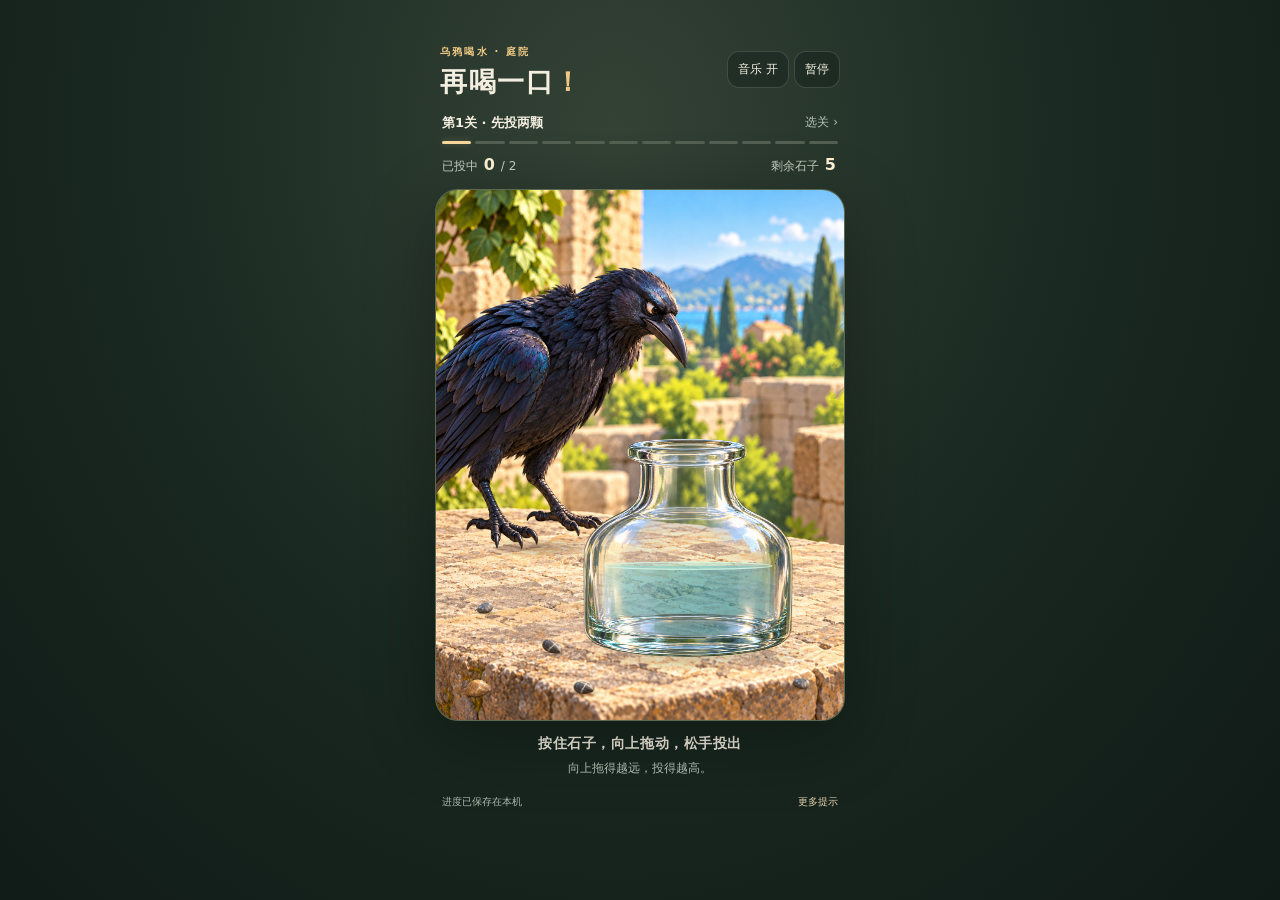
<file: releases/0.6.0-playtest.6/index.html>
<!doctype html>
<html lang="zh-CN">
<head>
<meta name="robots" content="noindex,nofollow">
<meta charset="utf-8">
<meta name="viewport" content="width=device-width,initial-scale=1,viewport-fit=cover">
<meta name="theme-color" content="#172521">
<title>再喝一口 · 试玩</title>
<link rel="stylesheet" href="style.css">
</head>
<body>
<main class="game-app">
  <header class="topbar">
    <div><span id="chapter-name" class="eyebrow">乌鸦喝水 · 庭院</span><h1>再喝一口<span>！</span></h1></div>
    <div class="tools"><button id="sound-btn" class="quiet" aria-pressed="true">音乐 开</button><button id="pause-btn" class="quiet" aria-label="暂停游戏">暂停</button></div>
  </header>
  <section class="journey-bar" aria-label="关卡与目标">
    <button id="map-btn" class="route-button" aria-label="选择关卡"><span id="stage-name">第1关 · 先投两颗</span><span id="stage-count">关卡 <b>›</b></span></button>
    <div id="route-dots" class="route-dots" aria-hidden="true"></div>
    <div class="goal-line"><span>已投中 <strong id="hit-count">0</strong> / <span id="goal-count">2</span></span><span>剩余石子 <strong id="ammo-count">5</strong></span></div>
  </section>
  <section class="scene-shell" aria-label="游戏画面">
    <canvas id="scene-canvas" width="800" height="1040" tabindex="0" aria-label="任选地上一颗石子，按住向上拖动瞄准，从它的原位抛出；长短决定力度。键盘按住空格选取下一颗，用方向键调整，松开空格发射" aria-describedby="action-hint"></canvas>
    <div id="asset-loading" class="loading"><span>加载中…</span><button id="reload-btn" hidden>重新加载</button></div>
    <div id="result-panel" class="overlay result-overlay" hidden>
      <article class="result-card">
        <p id="result-kicker" class="eyebrow">第1关</p><h2 id="result-title" tabindex="-1">通关</h2>
        <p id="result-detail"></p><dl id="score-breakdown" class="score-breakdown" aria-label="得分明细" hidden></dl><div id="next-preview" class="next-preview" hidden><canvas id="next-scene-preview" width="120" height="156" role="img" aria-label="下一关场景"></canvas><div><span id="next-place-label" class="eyebrow"></span><p id="result-next" class="next-place"></p><small id="next-change"></small></div></div><p id="result-discovery" class="discovery" hidden></p>
        <div class="result-actions"><button id="next-btn" class="primary">下一关</button><button id="retry-btn" class="secondary">重试</button><button id="rescue-btn" class="secondary" hidden>补充2颗石子</button><button id="result-map-btn" class="text-button">选择关卡</button></div>
        <p id="rescue-note" class="small-note" hidden>试玩版可免费补充一次，不播放广告。</p>
      </article>
    </div>
    <div id="pause-panel" class="overlay middle-overlay" role="dialog" aria-modal="true" aria-labelledby="pause-title" hidden><article class="dialog-card"><h2 id="pause-title">已暂停</h2><p>点击继续，接着玩。</p><div class="audio-settings"><button id="music-setting-btn" class="quiet" aria-pressed="true">音乐 开</button><button id="effects-btn" class="quiet" aria-pressed="true">音效 开</button></div><p id="audio-note" class="small-note">音乐和音效可以分别开关。</p>
      <p class="playtest-version">试玩版 <span id="playtest-version">0.6.0-playtest.6</span></p>
      <details id="feedback-panel" class="feedback-panel"><summary>试玩反馈</summary>
        <label for="feedback-comment">你的意见（可不填）</label>
        <textarea id="feedback-comment" rows="3" maxlength="2000" placeholder="哪里不好用，或者你想改什么？" autocomplete="off"></textarea>
        <p class="feedback-note">复制后发给邀请你试玩的人，不会自动发送。</p>
        <button id="feedback-generate" class="secondary" type="button">生成反馈</button>
        <div id="feedback-preview" hidden><label for="feedback-output">确认下面的内容</label><textarea id="feedback-output" rows="8" readonly spellcheck="false"></textarea><button id="feedback-copy" class="secondary" type="button">复制反馈</button></div>
        <p id="feedback-status" role="status" aria-live="polite"></p>
      </details>
      <button id="resume-btn" class="primary">继续游戏</button></article></div>
    <div id="map-panel" class="overlay map-overlay" role="dialog" aria-modal="true" aria-labelledby="map-title" hidden>
      <article class="map-card"><div class="map-heading"><div><h2 id="map-title">选择关卡</h2><p id="map-progress" class="map-progress">已通关 0 / 12</p></div><button id="close-map-btn" class="quiet" aria-label="关闭关卡选择">关闭</button></div>
      <div id="place-album" class="place-album" aria-label="旅程地点"></div><p id="legacy-note" class="legacy-note" hidden>本版关卡已重新编排。<a href="https://wangherb1.github.io/crow-water-playtest/releases/0.5.0-playtest.5/" target="_blank" rel="noopener">查看旧版进度和成绩</a></p><div id="level-grid" class="level-grid"></div>
      <button id="endless-btn" class="primary" disabled>连续挑战 · 通关12关后解锁</button><p id="record-line" class="record-line"></p>
      <details class="map-details" id="score-info"><summary>得分规则与奖励记录</summary><div class="details-body"><p>每投中一颗得100分，越接近瓶口中心，额外得分越高，最多50分。</p><p>通关时，未使用补充石子：每剩一颗加20分，每次都投中再加奖励：2颗关100分，3颗关150分。</p><p>同一关内，灰色、金褐色、深色石子各投中至少一次，加50分。</p><p>总分只累加各关的最高分。</p><div id="achievement-list" class="achievement-list"></div></div></details>
      <details class="map-details" id="egg-info"><summary>彩蛋 <span id="egg-count">0 / 3</span></summary><div id="egg-list" class="details-body"></div></details>
      </article>
    </div>
  </section>
  <footer class="game-footer"><p id="action-hint">按住石子，向上拖动，松手投出</p><p id="condition-hint" class="condition-hint">向上拖得越远，投得越高。</p><div class="footer-meta"><span id="save-status">进度已保存</span><button id="help-btn" class="text-button" aria-pressed="false">更多提示</button></div></footer>
  <p id="live-status" class="sr-only" aria-live="polite"></p>
</main>
<script src="assets.js"></script>
<script src="core.js"></script>
<script src="reaction.js"></script>
<script src="actor.js"></script>
<script src="render.js"></script>
<script src="audio.js"></script>
<script src="game.js"></script>
<script src="feedback.js"></script>
</body>
</html>
</file>
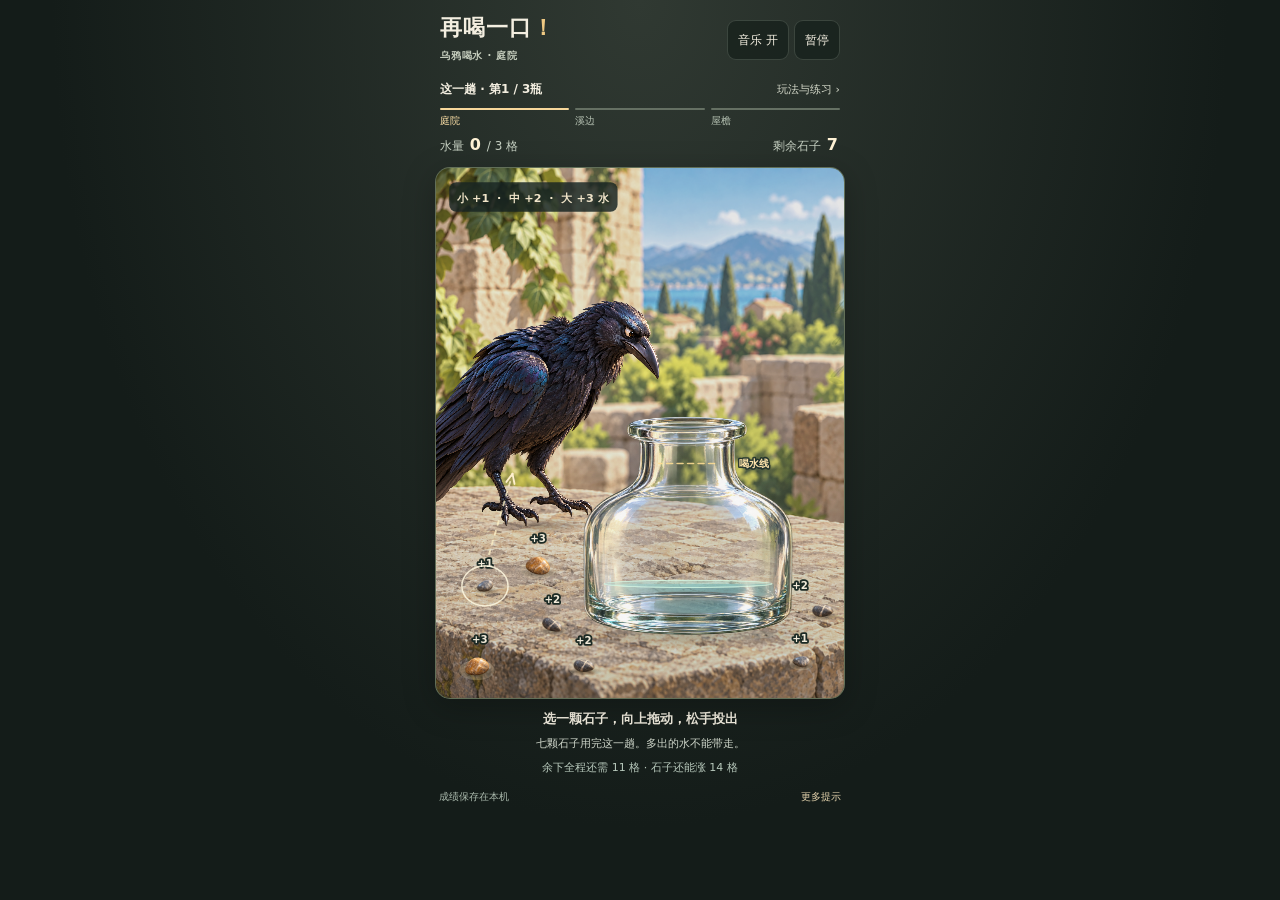
<file: releases/0.7.0-playtest.7/index.html>
<!doctype html>
<html lang="zh-CN">
<head>
<meta name="robots" content="noindex,nofollow">
<meta charset="utf-8">
<meta name="viewport" content="width=device-width,initial-scale=1,viewport-fit=cover">
<meta name="theme-color" content="#172521">
<title>再喝一口 · 试玩</title>
<link rel="stylesheet" href="style.css">
</head>
<body>
<main class="game-app">
  <header class="topbar">
    <div><h1>再喝一口<span>！</span></h1><span id="chapter-name" class="eyebrow">乌鸦喝水 · 庭院</span></div>
    <div class="tools"><button id="sound-btn" class="quiet" aria-pressed="true">音乐 开</button><button id="pause-btn" class="quiet" aria-label="暂停游戏">暂停</button></div>
  </header>
  <section class="journey-bar" aria-label="关卡与目标">
    <button id="map-btn" class="route-button" aria-label="玩法与单独练习"><span id="stage-name">这一趟 · 第1 / 3瓶</span><span id="stage-count">玩法与练习 ›</span></button>
    <div id="route-dots" class="route-dots" aria-hidden="true"></div>
    <div class="goal-line"><span>水量 <strong id="hit-count">0</strong> / <span id="goal-count">3</span> 格</span><span>剩余石子 <strong id="ammo-count">7</strong></span></div>
  </section>
  <section class="scene-shell" aria-label="游戏画面">
    <canvas id="scene-canvas" width="800" height="1040" tabindex="0" aria-label="任选石子，从原位向上拖动，松手投出。小中大石涨1、2、3格水。键盘数字1至9选石，按住空格瞄准，方向键调整，Shift加方向键精调，松空格投出。" aria-describedby="action-hint reserve-status"></canvas>
    <div id="transfer-note" class="transfer-note" role="status" hidden></div>
    <div id="asset-loading" class="loading"><span>加载中…</span><button id="reload-btn" hidden>重新加载</button></div>
    <div id="result-panel" class="overlay result-overlay" hidden>
      <article class="result-card">
        <p id="result-kicker" class="eyebrow">第1关</p><h2 id="result-title" tabindex="-1">通关</h2>
        <p id="result-detail"></p><dl id="score-breakdown" class="score-breakdown" aria-label="得分明细" hidden></dl><div id="next-preview" class="next-preview" hidden><canvas id="next-scene-preview" width="120" height="156" role="img" aria-label="下一关场景"></canvas><div><span id="next-place-label" class="eyebrow"></span><p id="result-next" class="next-place"></p><small id="next-change"></small></div></div><p id="result-discovery" class="discovery" hidden></p>
        <div class="result-actions"><button id="next-btn" class="primary">再来一趟</button><button id="retry-btn" class="secondary">从头再来</button><button id="rescue-btn" class="secondary" hidden>补2颗石子，继续</button><button id="result-map-btn" class="text-button">单独练习一个场景</button></div>
        <p id="rescue-note" class="small-note" hidden>这一趟可免费补充一次，不播放广告。</p>
      </article>
    </div>
    <div id="pause-panel" class="overlay middle-overlay" role="dialog" aria-modal="true" aria-labelledby="pause-title" hidden><article class="dialog-card"><h2 id="pause-title">已暂停</h2><p>点击继续，接着玩。</p><div class="audio-settings"><button id="music-setting-btn" class="quiet" aria-pressed="true">音乐 开</button><button id="effects-btn" class="quiet" aria-pressed="true">音效 开</button></div><p id="audio-note" class="small-note">音乐和音效可以分别开关。</p>
      <p class="playtest-version">试玩版 <span id="playtest-version">0.7.0-playtest.7</span></p>
      <details id="feedback-panel" class="feedback-panel"><summary>试玩反馈</summary>
        <label for="feedback-comment">你的意见（可不填）</label>
        <textarea id="feedback-comment" rows="3" maxlength="2000" placeholder="哪里不好用，或者你想改什么？" autocomplete="off"></textarea>
        <p class="feedback-note">复制后发给邀请你试玩的人，不会自动发送。</p>
        <button id="feedback-generate" class="secondary" type="button">生成反馈</button>
        <div id="feedback-preview" hidden><label for="feedback-output">确认下面的内容</label><textarea id="feedback-output" rows="8" readonly spellcheck="false"></textarea><button id="feedback-copy" class="secondary" type="button">复制反馈</button></div>
        <p id="feedback-status" role="status" aria-live="polite"></p>
      </details>
      <button id="resume-btn" class="primary">继续游戏</button></article></div>
    <div id="map-panel" class="overlay map-overlay" role="dialog" aria-modal="true" aria-labelledby="map-title" hidden>
      <article class="map-card"><div class="map-heading"><div><h2 id="map-title">带哪颗，怎么投</h2><p id="map-progress" class="map-progress">三瓶共用七颗石子，换地点不补满。</p></div><button id="close-map-btn" class="quiet" aria-label="关闭练习选择">关闭</button></div>
      <p class="map-intro">小石子容易进，大石子涨水多。超过目标的水会浪费，留好后面要用的石子。</p>
      <button id="endless-btn" class="primary">开始新的一趟</button><p id="record-line" class="record-line"></p>
      <h3 class="practice-heading">也可以只练一瓶</h3><div id="place-album" class="place-album" hidden></div><div id="level-grid" class="level-grid"></div>
      <details class="map-details" id="score-info"><summary>成绩与记录</summary><div class="details-body"><p>命中越准得分越高。整趟按命中、准度、剩余石子和完成表现计分，只保存最高分，不重复累加。</p><p>练习只记录当前场景的成绩。</p><div id="achievement-list" class="achievement-list"></div></div></details>
      <details class="map-details" id="egg-info" hidden><summary>记录 <span id="egg-count"></span></summary><div id="egg-list" class="details-body"></div></details>
      <details class="map-details"><summary>操作与提示</summary><div class="details-body"><p>按住一颗石子，向上拖动，松手投出。大石涨3格，中石涨2格，小石涨1格。</p><p>前两瓶显示完整教学预测。屋檐显示完整基础路线和参考落点，实际飞行受风和瓶盖影响。</p><p>键盘数字1至7选石；补充的石子用8、9选择。按住空格，用方向键瞄准，Shift加方向键细调，松开空格投出。</p><p>开始新的一趟或单独练习，会结束当前这次尝试。</p></div></details>
      <p id="legacy-note" class="legacy-note">旧版和旧成绩仍保留：<a href="https://wangherb1.github.io/crow-water-playtest/releases/0.6.0-playtest.6/" target="_blank" rel="noopener">0.6 · 12关</a> · <a href="https://wangherb1.github.io/crow-water-playtest/releases/0.5.0-playtest.5/" target="_blank" rel="noopener">0.5 · 9关</a></p>
      </article>
    </div>
  </section>
  <footer class="game-footer"><p id="action-hint">选一颗石子，向上拖动，松手投出</p><p id="condition-hint" class="condition-hint">七颗石子用完这一趟。</p><p id="reserve-status" class="reserve-status"></p><div class="footer-meta"><span id="save-status">成绩保存在本机</span><button id="help-btn" class="text-button" aria-pressed="false">更多提示</button></div></footer>
  <p id="live-status" class="sr-only" aria-live="polite"></p>
</main>
<script src="assets.js"></script>
<script src="core.js"></script>
<script src="reaction.js"></script>
<script src="actor.js"></script>
<script src="render.js"></script>
<script src="audio.js"></script>
<script src="game.js"></script>
<script src="feedback.js"></script>
</body>
</html>
</file>
<file: prototypes/layered-v1/style.css>
:root{color-scheme:dark;font-family:system-ui,"Microsoft YaHei",sans-serif;background:#12211d;color:#f3ecd9;--gold:#dfc481;--dim:#abc1b5;--line:#43574b}*{box-sizing:border-box}body{margin:0;background:radial-gradient(ellipse at 50% 5%,#32483b 0,#15251f 58%,#101e19 100%);min-height:100dvh}button,a{-webkit-tap-highlight-color:transparent}button{font:inherit;color:inherit;cursor:pointer;border:1px solid var(--line);border-radius:10px;padding:10px 13px;min-height:42px;background:#22392d;touch-action:manipulation}button:hover:not(:disabled){filter:brightness(1.13)}button:disabled{opacity:.38;cursor:default}button:focus-visible,a:focus-visible,canvas:focus-visible{outline:2px solid #f2cd76;outline-offset:3px}button.primary{background:var(--gold);border-color:var(--gold);color:#17261e;font-weight:700}button.secondary{background:#253e31}button.quiet{background:#172a2180;font-size:12px;padding:8px 10px}button.text{background:none;border:0;color:var(--dim);text-decoration:underline;font-size:13px}a{color:#d5c58e}.app{width:min(100%,460px);margin:0 auto;padding:14px 12px max(16px,env(safe-area-inset-bottom))}header{display:flex;align-items:center;justify-content:space-between;gap:8px;margin-bottom:12px}h1{margin:0;font-size:24px;letter-spacing:-1px}h1 span{color:var(--gold)}.eyebrow{font-size:10px;letter-spacing:.09em;color:var(--gold);margin:0 0 4px}.toolbar{display:flex;gap:6px}.statusbar{margin-bottom:10px}.statusbar>div:first-child{display:flex;justify-content:space-between;align-items:center;font-size:13px}.statusbar strong{font-size:14px}.statusbar p{font-size:11px;color:var(--dim);margin:7px 0 0}.progress-track{margin-top:8px;background:#52655855;height:3px;border-radius:3px;overflow:hidden}.progress-track i{display:block;height:100%;width:0;background:var(--gold);transition:width .6s}.scene{position:relative;border-radius:15px;overflow:hidden;box-shadow:0 12px 45px #0005;border:1px solid #64785a66;background:#55694d}canvas{display:block;width:100%;height:auto;aspect-ratio:400/620;touch-action:none;user-select:none;-webkit-user-select:none}.loading{position:absolute;inset:0;display:grid;place-content:center;background:#25392e;color:var(--gold);padding:30px;text-align:center}.overlay{position:absolute;inset:0;z-index:4;display:flex;align-items:center;justify-content:center;padding:20px;background:#11231dcc;backdrop-filter:blur(5px)}[hidden]{display:none!important}.card{background:#20392e;border:1px solid #8f9e7088;box-shadow:0 15px 50px #0005;width:100%;padding:23px;border-radius:16px}.card h2{font-size:25px;margin:7px 0 16px}.card p{font-size:14px;line-height:1.7}.card button{display:block;width:100%;margin-top:10px}.note{font-size:12px;color:var(--dim);line-height:1.6}.card .note{font-size:12px}footer{text-align:center}#action-hint{font-size:13px;font-weight:600;margin:13px 0 5px;line-height:1.6}#change-note{min-height:36px;margin:0 2px 10px}.actions{display:grid;grid-template-columns:repeat(3,1fr);gap:8px}.actions button{font-size:12px;padding:9px 4px}.fine{font-size:10px;line-height:1.7;color:#8fa99a;margin:13px 0 0}dialog{width:min(92vw,430px);max-height:86dvh;border:1px solid #7f9475;border-radius:16px;background:#20362b;color:#f3ecd9;padding:19px;overflow:auto}dialog::backdrop{background:#07140dd9;backdrop-filter:blur(4px)}.panel-head{display:flex;align-items:center;justify-content:space-between;gap:10px;position:sticky;top:-19px;background:#20362b;padding:6px 0 10px;z-index:2}.panel-head h2{font-size:20px;margin:0}#panel-content p{font-size:13px;line-height:1.7}.board-option{width:100%;display:block;text-align:left;padding:15px;margin:10px 0}.board-option strong{display:block;color:var(--gold);font-size:16px}.board-option small{display:block;line-height:1.6;font-size:12px;margin-top:5px;color:var(--dim)}.map-list{display:grid;gap:7px;margin:12px 0}.map-row{border:1px solid #60765b77;background:#142a2080;border-radius:8px;padding:9px;font-size:12px;line-height:1.6}.map-row strong{color:var(--gold)}.stone-list{display:grid;grid-template-columns:repeat(2,1fr);gap:6px}.map-section{font-size:14px;color:var(--gold);margin:18px 0 6px}.help{border-top:1px solid #60765b77;margin-top:14px;padding-top:10px}.help summary{font-size:13px;cursor:pointer}.sr-only{position:absolute;width:1px;height:1px;padding:0;overflow:hidden;clip:rect(0,0,0,0);white-space:nowrap;border:0}@media(max-width:350px){.app{padding:10px 8px}h1{font-size:21px}.toolbar{gap:4px}button.quiet{padding:7px 8px}.card{padding:17px}.card h2{font-size:22px}}@media(prefers-reduced-motion:reduce){*{scroll-behavior:auto!important;transition:none!important}}
</file>
<file: prototypes/layered-v2/style.css>
:root{color-scheme:dark;font-family:system-ui,"Microsoft YaHei",sans-serif;background:#12211d;color:#f3ecd9;--gold:#dfc481;--dim:#abc1b5;--line:#43574b}*{box-sizing:border-box}body{margin:0;background:radial-gradient(ellipse at 50% 5%,#32483b 0,#15251f 58%,#101e19 100%);min-height:100dvh}button,a{-webkit-tap-highlight-color:transparent}button{font:inherit;color:inherit;cursor:pointer;border:1px solid var(--line);border-radius:10px;padding:10px 13px;min-height:42px;background:#22392d;touch-action:manipulation}button:hover:not(:disabled){filter:brightness(1.13)}button:disabled{opacity:.38;cursor:default}button:focus-visible,a:focus-visible,canvas:focus-visible{outline:2px solid #f2cd76;outline-offset:3px}button.primary{background:var(--gold);border-color:var(--gold);color:#17261e;font-weight:700}button.secondary{background:#253e31}button.quiet{background:#172a2180;font-size:12px;padding:8px 10px}button.text{background:none;border:0;color:var(--dim);text-decoration:underline;font-size:13px}a{color:#d5c58e}.app{width:min(100%,460px);margin:0 auto;padding:14px 12px max(16px,env(safe-area-inset-bottom))}header{display:flex;align-items:center;justify-content:space-between;gap:8px;margin-bottom:12px}h1{margin:0;font-size:24px;letter-spacing:-1px}h1 span{color:var(--gold)}.eyebrow{font-size:10px;letter-spacing:.09em;color:var(--gold);margin:0 0 4px}.toolbar{display:flex;gap:6px}.statusbar{margin-bottom:10px}.statusbar>div:first-child{display:flex;justify-content:space-between;align-items:center;font-size:13px}.statusbar strong{font-size:14px}.statusbar p{font-size:11px;color:var(--dim);margin:7px 0 0}.progress-track{margin-top:8px;background:#52655855;height:3px;border-radius:3px;overflow:hidden}.progress-track i{display:block;height:100%;width:0;background:var(--gold);transition:width .6s}.scene{position:relative;border-radius:15px;overflow:hidden;box-shadow:0 12px 45px #0005;border:1px solid #64785a66;background:#55694d}canvas{display:block;width:100%;height:auto;aspect-ratio:400/620;touch-action:none;user-select:none;-webkit-user-select:none}.loading{position:absolute;inset:0;display:grid;place-content:center;background:#25392e;color:var(--gold);padding:30px;text-align:center}.overlay{position:absolute;inset:0;z-index:4;display:flex;align-items:center;justify-content:center;padding:20px;background:#11231dcc;backdrop-filter:blur(5px)}[hidden]{display:none!important}.card{background:#20392e;border:1px solid #8f9e7088;box-shadow:0 15px 50px #0005;width:100%;padding:23px;border-radius:16px}.card h2{font-size:25px;margin:7px 0 16px}.card p{font-size:14px;line-height:1.7}.card button{display:block;width:100%;margin-top:10px}.note{font-size:12px;color:var(--dim);line-height:1.6}.card .note{font-size:12px}footer{text-align:center}#action-hint{font-size:13px;font-weight:600;margin:13px 0 5px;line-height:1.6}#change-note{min-height:36px;margin:0 2px 10px}.actions{display:grid;grid-template-columns:repeat(3,1fr);gap:8px}.actions button{font-size:12px;padding:9px 4px}.fine{font-size:10px;line-height:1.7;color:#8fa99a;margin:13px 0 0}dialog{width:min(92vw,430px);max-height:86dvh;border:1px solid #7f9475;border-radius:16px;background:#20362b;color:#f3ecd9;padding:19px;overflow:auto}dialog::backdrop{background:#07140dd9;backdrop-filter:blur(4px)}.panel-head{display:flex;align-items:center;justify-content:space-between;gap:10px;position:sticky;top:-19px;background:#20362b;padding:6px 0 10px;z-index:2}.panel-head h2{font-size:20px;margin:0}#panel-content p{font-size:13px;line-height:1.7}.board-option{width:100%;display:block;text-align:left;padding:15px;margin:10px 0}.board-option strong{display:block;color:var(--gold);font-size:16px}.board-option small{display:block;line-height:1.6;font-size:12px;margin-top:5px;color:var(--dim)}.map-list{display:grid;gap:7px;margin:12px 0}.map-row{border:1px solid #60765b77;background:#142a2080;border-radius:8px;padding:9px;font-size:12px;line-height:1.6}.map-row strong{color:var(--gold)}.stone-list{display:grid;grid-template-columns:repeat(2,1fr);gap:6px}.map-section{font-size:14px;color:var(--gold);margin:18px 0 6px}.help{border-top:1px solid #60765b77;margin-top:14px;padding-top:10px}.help summary{font-size:13px;cursor:pointer}.sr-only{position:absolute;width:1px;height:1px;padding:0;overflow:hidden;clip:rect(0,0,0,0);white-space:nowrap;border:0}@media(max-width:350px){.app{padding:10px 8px}h1{font-size:21px}.toolbar{gap:4px}button.quiet{padding:7px 8px}.card{padding:17px}.card h2{font-size:22px}}@media(prefers-reduced-motion:reduce){*{scroll-behavior:auto!important;transition:none!important}}
/* Second iteration: truthful loading, causal map and readable review. */
.loading{gap:12px;z-index:6;background:radial-gradient(ellipse at 50% 35%,#375041,#172c23)}.loading h2{font-size:22px;margin:0}.loading p{font-size:12px;line-height:1.8;margin:0;color:#c5d4c7}.loading .eyebrow{color:var(--gold);font-size:13px}.loading progress{width:100%;height:7px;border:0;border-radius:8px;accent-color:var(--gold);overflow:hidden}.loading progress::-webkit-progress-bar{background:#0d2118}.loading progress::-webkit-progress-value{background:var(--gold)}.loading button{margin-top:8px}.overlay{padding:14px}.card{max-height:100%;overflow-y:auto;overscroll-behavior:contain}.card h2{font-size:23px;margin:6px 0 10px}.card p{margin:9px 0;font-size:13px;line-height:1.65}#result-proof{font-size:12px;line-height:1.7;padding-left:20px;color:#d8e0cb}#result-proof li+li{margin-top:7px}.comparison{padding:10px 12px;margin:8px 0 12px;border-left:3px solid var(--gold);border-radius:4px;background:#294032;font-size:12px;line-height:1.7;text-align:left;color:#e3dcc4}.review-banner{display:flex;align-items:center;justify-content:space-between;gap:10px;padding:10px 0;font-size:12px;color:var(--gold);text-align:left}.review-banner button{flex-shrink:0}.bottle-map{display:grid;grid-template-columns:1fr 1fr;gap:8px;margin-top:12px}.bottle-node{text-align:left;min-height:58px;padding:9px;font-size:12px}.bottle-node strong,.bottle-node small{display:block}.bottle-node small{font-size:11px;color:var(--dim);margin-top:4px}.bottle-node.done{opacity:.62}.bottle-node[aria-pressed=true]{border-color:var(--gold);background:#3e5037}.dependency-map{position:relative;height:220px;background:radial-gradient(ellipse,#314634aa,#13291c);border-radius:14px;border:1px solid #536e5066;margin-top:15px}.dependency-map svg{position:absolute;inset:0;width:100%;height:100%;pointer-events:none}.dependency-map line{stroke:#e6c881;stroke-width:2.5;stroke-dasharray:4 3}.stone-node{position:absolute;width:48px;height:44px;min-height:44px;border-radius:45%;padding:3px;transform:translate(-50%,-50%);display:flex;align-items:center;justify-content:center;gap:3px;font-size:11px;border-color:#688060;box-shadow:0 4px 9px #06160c55}.stone-node b{font-size:13px}.stone-node span{font-size:11px;color:#e5d9ac}.stone-node.open{background:#576b45;border-color:#c7c69a}.stone-node.covered{background:#1d3025}.stone-node.used{background:#1b2b25;border-style:dashed;opacity:.55}.stone-node[aria-pressed=true]{outline:2px solid #f0d085;outline-offset:3px;background:#6a643b;opacity:1}.stone-node.related{border-color:#e6cb85;box-shadow:0 0 0 1px #e6cb85}.map-detail{min-height:78px;background:#13271d;border-radius:10px;margin-top:10px;padding:12px;font-size:13px;line-height:1.8;border-left:3px solid var(--gold)}.map-legend{display:flex;flex-wrap:wrap;gap:10px;color:var(--dim)}#panel-content .map-legend{font-size:10px}@media(max-width:350px){.statusbar>div:first-child{font-size:11px}.card{padding:14px}.card h2{font-size:21px}.card button{min-height:40px;margin-top:7px;padding:8px}.card p{font-size:12px}#result-proof{font-size:11px}.stone-node{width:42px;height:44px;gap:2px}.stone-node b{font-size:12px}.stone-node span{font-size:10px}}
</file>
<file: releases/0.1.0-playtest.1/style.css>
:root{color-scheme:dark;--ink:#f3eee0;--muted:#b6c4b8;--gold:#efc983;--green:#162820;--edge:rgba(216,229,210,.17)}
*{box-sizing:border-box} [hidden]{display:none!important}
html{min-height:100%;background:#13201b}body{margin:0;color:var(--ink);background:radial-gradient(ellipse at 48% 14%,#344236 0,#192820 52%,#101a17 100%);font-family:"Microsoft YaHei UI","PingFang SC",system-ui,sans-serif;font-size:14px;line-height:1.55;min-height:100vh;min-height:100svh;padding:18px 12px 14px}
button{font:inherit;color:inherit;border:0;cursor:pointer;touch-action:manipulation}button:disabled{opacity:.45;cursor:default}button:focus-visible,canvas:focus-visible{outline:3px solid #f4dba4;outline-offset:3px}h1,h2,h3,p{margin:0}.game-app{width:min(100%,400px);margin:0 auto}.topbar{display:flex;align-items:center;justify-content:space-between;gap:12px;padding:0 5px 13px}.eyebrow{font-size:10px;letter-spacing:.22em;color:var(--gold);font-weight:600}h1{font-size:27px;letter-spacing:.06em;line-height:1.24;font-weight:800;margin-top:3px}h1 span{color:var(--gold)}.tools{display:flex;gap:5px}.quiet{background:rgba(3,14,10,.25);border:1px solid var(--edge);border-radius:12px;min-height:37px;padding:7px 10px;font-size:12px}.quiet:hover{background:#344b3e}
.journey-bar{padding:0 7px 11px}.route-button{display:flex;align-items:center;justify-content:space-between;width:100%;background:transparent;padding:0 0 7px;text-align:left;font-size:13px;font-weight:650;min-height:30px}#stage-count{color:var(--muted);font-size:12px;font-weight:400}#stage-count b{color:var(--gold);font-size:20px;line-height:12px;margin-left:7px}.route-dots{display:flex;gap:4px;margin-bottom:9px}.route-dots i{display:block;flex:1;height:3px;background:#536052;border-radius:2px}.route-dots i.complete{background:#bd9860}.route-dots i.current{background:#f7d79b;box-shadow:0 0 6px #e5c49050}.goal-line{display:flex;justify-content:space-between;gap:8px;font-size:12px;color:#c6d0c2}.goal-line strong{font-size:16px;color:#fff2d5;padding:0 2px}
.scene-shell{position:relative;width:100%;border-radius:23px;overflow:hidden;border:1px solid #75806466;box-shadow:0 18px 70px #0005;background:#4a5841;isolation:isolate}canvas{display:block;width:100%;height:auto;aspect-ratio:400/520;touch-action:none;-webkit-user-select:none;user-select:none;outline-offset:-5px!important}.game-footer{padding:12px 7px 0;text-align:center}#action-hint{font-weight:600;letter-spacing:.04em;font-size:14px}.condition-hint{color:var(--muted);font-size:12px;min-height:19px;margin-top:4px}.footer-meta{display:flex;justify-content:space-between;align-items:center;margin-top:10px;color:#acbbae;font-size:10px}.text-button{color:#e3d2ac;background:none;padding:5px 2px;font-size:12px;min-height:30px}.text-button:hover{text-decoration:underline}.footer-meta .text-button{font-size:10px;min-height:26px;padding:2px 0}
.loading{position:absolute;inset:0;z-index:10;display:grid;place-content:center;gap:15px;text-align:center;background:#263d30;color:#f1e9d5}.loading button{padding:10px;background:#efd39c;color:#213427;border-radius:12px}.overlay{position:absolute;inset:0;z-index:4;display:flex;padding:15px}.result-overlay{align-items:flex-end;background:linear-gradient(transparent 28%,#09180d25 42%,#07170bd9 100%)}.result-card{background:linear-gradient(135deg,#243a2feF,#14291ff7);border:1px solid #d6c1944a;box-shadow:0 8px 32px #06120970;border-radius:18px;padding:20px;width:100%;backdrop-filter:blur(12px)}h2{font-size:25px;line-height:1.3;font-weight:760;margin:5px 0 8px;letter-spacing:.03em}.result-card>p:not(.eyebrow){font-size:12px;line-height:1.65;color:#d7dfce}.result-actions{display:flex;flex-wrap:wrap;gap:8px;margin-top:15px}.primary,.secondary{border-radius:11px;padding:11px 14px;min-height:43px;font-size:13px;font-weight:700;letter-spacing:.02em}.primary{background:linear-gradient(#f4d79e,#d7ad6a);color:#243226;box-shadow:inset 0 1px #fff6,0 4px 16px #0002}.primary:hover:enabled{filter:brightness(1.07)}.secondary{background:#3c5244;border:1px solid #a5b59550}.result-actions>.primary{flex:1;min-width:140px}.result-actions>.secondary{flex:1;min-width:110px}.result-actions>.text-button{flex-basis:100%;padding-top:1px;min-height:24px}.small-note{font-size:10px!important;opacity:.85;margin-top:9px}.discovery{margin-top:10px;border-left:2px solid var(--gold);padding-left:9px;color:#f3d49a!important}.middle-overlay{align-items:center;background:#07170aaa;backdrop-filter:blur(5px)}.dialog-card{background:#243c2f;width:100%;padding:25px;border:1px solid #aeaf7860;border-radius:17px;text-align:center}.dialog-card p:not(.eyebrow){font-size:12px;color:#d7dfce}.dialog-card .primary{margin-top:22px;width:100%}
.map-overlay{padding:0;background:#14271af5;backdrop-filter:blur(18px);overflow:auto}.map-card{padding:19px 18px 23px;width:100%;min-height:100%}.map-heading{display:flex;justify-content:space-between;align-items:flex-start}.map-heading h2{font-size:23px;margin-bottom:6px}.map-intro{font-size:11px;color:var(--muted);margin-bottom:14px}.level-grid{display:grid;grid-template-columns:repeat(3,1fr);gap:7px;margin-bottom:15px}.level-button{min-height:65px;display:flex;flex-direction:column;justify-content:center;align-items:flex-start;gap:2px;background:#304636;border:1px solid #9aaf8940;border-radius:11px;padding:9px 10px;line-height:1.5}.level-button.current{border-color:var(--gold)}.level-button small{color:#b9c8b5;font-size:10px}.level-button b{font-size:12px}.level-button em{font-size:10px;color:#efd49c;font-style:normal}.map-card>.primary{width:100%;font-size:12px}.record-line{font-size:10px;color:var(--muted);margin:7px 0 17px;text-align:center}.discoveries{border-top:1px solid var(--edge);padding-top:12px}.discoveries h3{font-size:12px;margin-bottom:8px;color:#ece4c9}.egg{display:flex;gap:8px;margin:7px 0;align-items:flex-start}.egg-mark{font-size:12px;color:#b8bfac;width:16px;flex-shrink:0}.egg.found .egg-mark{color:#f7d49c}.egg p{font-size:11px;color:#d4dfca}.egg small{display:block;font-size:10px;color:#aabca8}.sr-only{position:absolute;width:1px;height:1px;overflow:hidden;clip:rect(0,0,0,0);white-space:nowrap}
@media(min-height:900px) and (min-width:600px){body{padding-top:40px}.game-app{width:410px}}
@media(max-height:740px) and (max-width:500px){body{padding:10px 12px}.game-app{width:min(100%,calc((100svh - 180px)*400/520))}.topbar{padding-bottom:7px}h1{font-size:23px}.eyebrow{font-size:9px}.journey-bar{padding-bottom:7px}.game-footer{padding-top:7px}.footer-meta{margin-top:4px}.goal-line{font-size:10px}.quiet{padding:6px;min-height:34px}.map-card{padding:13px}.level-button{min-height:53px;padding:6px}.map-intro{margin-bottom:9px}.record-line{margin-bottom:10px}.discoveries{padding-top:8px}.result-card{padding:15px}.result-card h2{font-size:22px}}
#result-title:focus{outline:none}.level-button:disabled{opacity:.72}
@media(prefers-reduced-motion:reduce){*{scroll-behavior:auto!important}}
.audio-settings{display:flex;justify-content:center;gap:8px;margin-top:20px}.score-breakdown{display:flex;flex-wrap:wrap;gap:5px 13px;margin:12px 0 0;padding-top:9px;border-top:1px solid var(--edge)}.score-breakdown div{display:flex;gap:5px;font-size:11px}.score-breakdown dt{color:#c7d4c5}.score-breakdown dd{margin:0;color:#f2d39c;font-weight:650}.next-place{margin-top:9px;font-size:11px!important;color:#eedab5!important}.mastery-note{font-size:10px;color:#ddceb0;margin:0 0 13px}.game-app[data-region="1"]{--gold:#f1c08c;--edge:rgba(231,196,158,.22)}.game-app[data-region="2"]{--gold:#c5d6ee;--edge:rgba(183,203,232,.24)}.game-app[data-region="1"] .result-card{background:linear-gradient(135deg,#44392ef7,#292920fa)}.game-app[data-region="2"] .result-card{background:linear-gradient(135deg,#283649f7,#192735fa)}
.result-overlay{overflow:auto}.result-card{flex-shrink:0}
.map-heading{align-items:center;margin-bottom:14px}.map-heading h2{margin:0 0 4px;letter-spacing:0}.map-progress{font-size:12px;color:#c4cfbf}.level-grid{grid-template-columns:repeat(3,minmax(0,1fr));gap:8px;margin-bottom:15px}.level-button{min-height:88px;padding:10px 8px;gap:4px}.level-button small{font-size:11px;color:#d2ddcb;line-height:1.3}.level-button b{font-size:13px;font-weight:650;line-height:1.4}.level-button em{font-size:10px;line-height:1.3}.level-button:disabled{opacity:1;background:#233629;border-color:#536348}.level-button:disabled small,.level-button:disabled b,.level-button:disabled em{color:#aebca5}.level-button.current{background:#3e5038;border-color:#f4d49b;box-shadow:inset 0 0 0 1px #f4d49b33}.level-button.completed em{color:#e8d5a8}.map-details{border-top:1px solid var(--edge);margin-top:10px}.map-details summary{cursor:pointer;padding:11px 0;color:#e1e8da;font-size:12px;min-height:42px}.map-details summary:focus-visible{outline:2px solid #f4dba4;outline-offset:-2px}.map-details summary span{float:right;color:#b8c8b0;font-size:11px}.details-body{padding:0 0 10px;color:#c5d1bd;font-size:11px;line-height:1.7}.details-body>p+p{margin-top:7px}.achievement-list{border-top:1px solid var(--edge);margin-top:11px;padding-top:9px;color:#ecd5a9}.egg p{font-size:12px}.egg small{font-size:11px;color:#c0cfb7}.record-line{font-size:11px;margin:9px 0 14px;color:#c4d0b8}.game-footer #action-hint{min-height:22px}.game-footer .condition-hint{min-height:19px}.map-overlay{overscroll-behavior:contain}
@media(max-width:350px){.level-grid{gap:6px}.level-button{padding:9px 6px;min-height:84px}.level-button b{font-size:12px}.level-button small{font-size:10px}.map-card{padding:13px}.map-card>.primary{font-size:11px}.score-breakdown{gap:5px 10px}}
.map-overlay{position:fixed;inset:0;z-index:30;display:block;background:#14271a;backdrop-filter:none;overflow-y:auto}.map-overlay .map-card{width:min(100%,430px);min-height:100%;margin:0 auto;padding:18px 16px max(24px,env(safe-area-inset-bottom))}.map-heading{position:sticky;top:0;z-index:2;background:#14271a;padding:10px 0 12px;margin:0 0 8px}.map-overlay .level-button{min-height:88px}.map-overlay .map-card>.primary{min-height:45px}
#pause-panel{position:fixed;inset:0;z-index:31;padding:16px;overflow:auto;overscroll-behavior:contain}
#pause-panel .dialog-card{max-width:430px;margin:auto;max-height:calc(100vh - 32px);max-height:calc(100dvh - 32px);overflow-y:auto;overscroll-behavior:contain;padding:22px}
.playtest-version{margin-top:15px;font-size:11px!important;color:#c5d2bd!important}
.feedback-panel{margin-top:16px;border-top:1px solid var(--edge);text-align:left;min-width:0}
.feedback-panel summary{font-size:13px;cursor:pointer;padding:13px 0;min-height:44px;color:#f0dfbd}
.feedback-panel summary:focus-visible,.feedback-panel textarea:focus-visible{outline:2px solid #f4dba4;outline-offset:2px}
.feedback-panel label{display:block;font-size:12px;margin:4px 0 7px;color:#e4ebdd}
.feedback-panel textarea{display:block;box-sizing:border-box;width:100%;min-width:0;max-height:200px;resize:vertical;overflow:auto;border:1px solid #839475;border-radius:8px;padding:10px;background:#172a20;color:#f1eddf;font-family:inherit;line-height:1.6;font-size:13px}
.feedback-panel textarea::placeholder{color:#b5c1ac}.feedback-panel .feedback-note{font-size:12px;line-height:1.6;margin:9px 0 11px}.feedback-panel .secondary{width:100%;min-height:43px}
#feedback-preview{margin-top:16px}#feedback-output{margin-bottom:10px;white-space:pre-wrap}#feedback-status{font-size:12px;line-height:1.6;margin-top:9px;color:#f2d69d}
@media(max-width:350px){#pause-panel{padding:12px}#pause-panel .dialog-card{padding:18px;max-height:calc(100dvh - 24px)}}
</file>
<file: releases/0.2.0-playtest.2/style.css>
:root{color-scheme:dark;--ink:#f3eee0;--muted:#b6c4b8;--gold:#efc983;--green:#162820;--edge:rgba(216,229,210,.17)}
*{box-sizing:border-box} [hidden]{display:none!important}
html{min-height:100%;background:#13201b}body{margin:0;color:var(--ink);background:radial-gradient(ellipse at 48% 14%,#344236 0,#192820 52%,#101a17 100%);font-family:"Microsoft YaHei UI","PingFang SC",system-ui,sans-serif;font-size:14px;line-height:1.55;min-height:100vh;min-height:100svh;padding:18px 12px 14px}
button{font:inherit;color:inherit;border:0;cursor:pointer;touch-action:manipulation}button:disabled{opacity:.45;cursor:default}button:focus-visible,canvas:focus-visible{outline:3px solid #f4dba4;outline-offset:3px}h1,h2,h3,p{margin:0}.game-app{width:min(100%,400px);margin:0 auto}.topbar{display:flex;align-items:center;justify-content:space-between;gap:12px;padding:0 5px 13px}.eyebrow{font-size:10px;letter-spacing:.22em;color:var(--gold);font-weight:600}h1{font-size:27px;letter-spacing:.06em;line-height:1.24;font-weight:800;margin-top:3px}h1 span{color:var(--gold)}.tools{display:flex;gap:5px}.quiet{background:rgba(3,14,10,.25);border:1px solid var(--edge);border-radius:12px;min-height:37px;padding:7px 10px;font-size:12px}.quiet:hover{background:#344b3e}
.journey-bar{padding:0 7px 11px}.route-button{display:flex;align-items:center;justify-content:space-between;width:100%;background:transparent;padding:0 0 7px;text-align:left;font-size:13px;font-weight:650;min-height:30px}#stage-count{color:var(--muted);font-size:12px;font-weight:400}#stage-count b{color:var(--gold);font-size:20px;line-height:12px;margin-left:7px}.route-dots{display:flex;gap:4px;margin-bottom:9px}.route-dots i{display:block;flex:1;height:3px;background:#536052;border-radius:2px}.route-dots i.complete{background:#bd9860}.route-dots i.current{background:#f7d79b;box-shadow:0 0 6px #e5c49050}.goal-line{display:flex;justify-content:space-between;gap:8px;font-size:12px;color:#c6d0c2}.goal-line strong{font-size:16px;color:#fff2d5;padding:0 2px}
.scene-shell{position:relative;width:100%;border-radius:23px;overflow:hidden;border:1px solid #75806466;box-shadow:0 18px 70px #0005;background:#4a5841;isolation:isolate}canvas{display:block;width:100%;height:auto;aspect-ratio:400/520;touch-action:none;-webkit-user-select:none;user-select:none;outline-offset:-5px!important}.game-footer{padding:12px 7px 0;text-align:center}#action-hint{font-weight:600;letter-spacing:.04em;font-size:14px}.condition-hint{color:var(--muted);font-size:12px;min-height:19px;margin-top:4px}.footer-meta{display:flex;justify-content:space-between;align-items:center;margin-top:10px;color:#acbbae;font-size:10px}.text-button{color:#e3d2ac;background:none;padding:5px 2px;font-size:12px;min-height:30px}.text-button:hover{text-decoration:underline}.footer-meta .text-button{font-size:10px;min-height:26px;padding:2px 0}
.loading{position:absolute;inset:0;z-index:10;display:grid;place-content:center;gap:15px;text-align:center;background:#263d30;color:#f1e9d5}.loading button{padding:10px;background:#efd39c;color:#213427;border-radius:12px}.overlay{position:absolute;inset:0;z-index:4;display:flex;padding:15px}.result-overlay{align-items:flex-end;background:linear-gradient(transparent 28%,#09180d25 42%,#07170bd9 100%)}.result-card{background:linear-gradient(135deg,#243a2feF,#14291ff7);border:1px solid #d6c1944a;box-shadow:0 8px 32px #06120970;border-radius:18px;padding:20px;width:100%;backdrop-filter:blur(12px)}h2{font-size:25px;line-height:1.3;font-weight:760;margin:5px 0 8px;letter-spacing:.03em}.result-card>p:not(.eyebrow){font-size:12px;line-height:1.65;color:#d7dfce}.result-actions{display:flex;flex-wrap:wrap;gap:8px;margin-top:15px}.primary,.secondary{border-radius:11px;padding:11px 14px;min-height:43px;font-size:13px;font-weight:700;letter-spacing:.02em}.primary{background:linear-gradient(#f4d79e,#d7ad6a);color:#243226;box-shadow:inset 0 1px #fff6,0 4px 16px #0002}.primary:hover:enabled{filter:brightness(1.07)}.secondary{background:#3c5244;border:1px solid #a5b59550}.result-actions>.primary{flex:1;min-width:140px}.result-actions>.secondary{flex:1;min-width:110px}.result-actions>.text-button{flex-basis:100%;padding-top:1px;min-height:24px}.small-note{font-size:10px!important;opacity:.85;margin-top:9px}.discovery{margin-top:10px;border-left:2px solid var(--gold);padding-left:9px;color:#f3d49a!important}.middle-overlay{align-items:center;background:#07170aaa;backdrop-filter:blur(5px)}.dialog-card{background:#243c2f;width:100%;padding:25px;border:1px solid #aeaf7860;border-radius:17px;text-align:center}.dialog-card p:not(.eyebrow){font-size:12px;color:#d7dfce}.dialog-card .primary{margin-top:22px;width:100%}
.map-overlay{padding:0;background:#14271af5;backdrop-filter:blur(18px);overflow:auto}.map-card{padding:19px 18px 23px;width:100%;min-height:100%}.map-heading{display:flex;justify-content:space-between;align-items:flex-start}.map-heading h2{font-size:23px;margin-bottom:6px}.map-intro{font-size:11px;color:var(--muted);margin-bottom:14px}.level-grid{display:grid;grid-template-columns:repeat(3,1fr);gap:7px;margin-bottom:15px}.level-button{min-height:65px;display:flex;flex-direction:column;justify-content:center;align-items:flex-start;gap:2px;background:#304636;border:1px solid #9aaf8940;border-radius:11px;padding:9px 10px;line-height:1.5}.level-button.current{border-color:var(--gold)}.level-button small{color:#b9c8b5;font-size:10px}.level-button b{font-size:12px}.level-button em{font-size:10px;color:#efd49c;font-style:normal}.map-card>.primary{width:100%;font-size:12px}.record-line{font-size:10px;color:var(--muted);margin:7px 0 17px;text-align:center}.discoveries{border-top:1px solid var(--edge);padding-top:12px}.discoveries h3{font-size:12px;margin-bottom:8px;color:#ece4c9}.egg{display:flex;gap:8px;margin:7px 0;align-items:flex-start}.egg-mark{font-size:12px;color:#b8bfac;width:16px;flex-shrink:0}.egg.found .egg-mark{color:#f7d49c}.egg p{font-size:11px;color:#d4dfca}.egg small{display:block;font-size:10px;color:#aabca8}.sr-only{position:absolute;width:1px;height:1px;overflow:hidden;clip:rect(0,0,0,0);white-space:nowrap}
@media(min-height:900px) and (min-width:600px){body{padding-top:40px}.game-app{width:410px}}
@media(max-height:740px) and (max-width:500px){body{padding:10px 12px}.game-app{width:min(100%,calc((100svh - 180px)*400/520))}.topbar{padding-bottom:7px}h1{font-size:23px}.eyebrow{font-size:9px}.journey-bar{padding-bottom:7px}.game-footer{padding-top:7px}.footer-meta{margin-top:4px}.goal-line{font-size:10px}.quiet{padding:6px;min-height:34px}.map-card{padding:13px}.level-button{min-height:53px;padding:6px}.map-intro{margin-bottom:9px}.record-line{margin-bottom:10px}.discoveries{padding-top:8px}.result-card{padding:15px}.result-card h2{font-size:22px}}
#result-title:focus{outline:none}.level-button:disabled{opacity:.72}
@media(prefers-reduced-motion:reduce){*{scroll-behavior:auto!important}}
.audio-settings{display:flex;justify-content:center;gap:8px;margin-top:20px}.score-breakdown{display:flex;flex-wrap:wrap;gap:5px 13px;margin:12px 0 0;padding-top:9px;border-top:1px solid var(--edge)}.score-breakdown div{display:flex;gap:5px;font-size:11px}.score-breakdown dt{color:#c7d4c5}.score-breakdown dd{margin:0;color:#f2d39c;font-weight:650}.next-place{margin-top:9px;font-size:11px!important;color:#eedab5!important}.mastery-note{font-size:10px;color:#ddceb0;margin:0 0 13px}.game-app[data-region="1"]{--gold:#f1c08c;--edge:rgba(231,196,158,.22)}.game-app[data-region="2"]{--gold:#c5d6ee;--edge:rgba(183,203,232,.24)}.game-app[data-region="1"] .result-card{background:linear-gradient(135deg,#44392ef7,#292920fa)}.game-app[data-region="2"] .result-card{background:linear-gradient(135deg,#283649f7,#192735fa)}
.result-overlay{overflow:auto}.result-card{flex-shrink:0}
.map-heading{align-items:center;margin-bottom:14px}.map-heading h2{margin:0 0 4px;letter-spacing:0}.map-progress{font-size:12px;color:#c4cfbf}.level-grid{grid-template-columns:repeat(3,minmax(0,1fr));gap:8px;margin-bottom:15px}.level-button{min-height:88px;padding:10px 8px;gap:4px}.level-button small{font-size:11px;color:#d2ddcb;line-height:1.3}.level-button b{font-size:13px;font-weight:650;line-height:1.4}.level-button em{font-size:10px;line-height:1.3}.level-button:disabled{opacity:1;background:#233629;border-color:#536348}.level-button:disabled small,.level-button:disabled b,.level-button:disabled em{color:#aebca5}.level-button.current{background:#3e5038;border-color:#f4d49b;box-shadow:inset 0 0 0 1px #f4d49b33}.level-button.completed em{color:#e8d5a8}.map-details{border-top:1px solid var(--edge);margin-top:10px}.map-details summary{cursor:pointer;padding:11px 0;color:#e1e8da;font-size:12px;min-height:42px}.map-details summary:focus-visible{outline:2px solid #f4dba4;outline-offset:-2px}.map-details summary span{float:right;color:#b8c8b0;font-size:11px}.details-body{padding:0 0 10px;color:#c5d1bd;font-size:11px;line-height:1.7}.details-body>p+p{margin-top:7px}.achievement-list{border-top:1px solid var(--edge);margin-top:11px;padding-top:9px;color:#ecd5a9}.egg p{font-size:12px}.egg small{font-size:11px;color:#c0cfb7}.record-line{font-size:11px;margin:9px 0 14px;color:#c4d0b8}.game-footer #action-hint{min-height:22px}.game-footer .condition-hint{min-height:19px}.map-overlay{overscroll-behavior:contain}
@media(max-width:350px){.level-grid{gap:6px}.level-button{padding:9px 6px;min-height:84px}.level-button b{font-size:12px}.level-button small{font-size:10px}.map-card{padding:13px}.map-card>.primary{font-size:11px}.score-breakdown{gap:5px 10px}}
.map-overlay{position:fixed;inset:0;z-index:30;display:block;background:#14271a;backdrop-filter:none;overflow-y:auto}.map-overlay .map-card{width:min(100%,430px);min-height:100%;margin:0 auto;padding:18px 16px max(24px,env(safe-area-inset-bottom))}.map-heading{position:sticky;top:0;z-index:2;background:#14271a;padding:10px 0 12px;margin:0 0 8px}.map-overlay .level-button{min-height:88px}.map-overlay .map-card>.primary{min-height:45px}
#pause-panel{position:fixed;inset:0;z-index:31;padding:16px;overflow:auto;overscroll-behavior:contain}
#pause-panel .dialog-card{max-width:430px;margin:auto;max-height:calc(100vh - 32px);max-height:calc(100dvh - 32px);overflow-y:auto;overscroll-behavior:contain;padding:22px}
.playtest-version{margin-top:15px;font-size:11px!important;color:#c5d2bd!important}
.feedback-panel{margin-top:16px;border-top:1px solid var(--edge);text-align:left;min-width:0}
.feedback-panel summary{font-size:13px;cursor:pointer;padding:13px 0;min-height:44px;color:#f0dfbd}
.feedback-panel summary:focus-visible,.feedback-panel textarea:focus-visible{outline:2px solid #f4dba4;outline-offset:2px}
.feedback-panel label{display:block;font-size:12px;margin:4px 0 7px;color:#e4ebdd}
.feedback-panel textarea{display:block;box-sizing:border-box;width:100%;min-width:0;max-height:200px;resize:vertical;overflow:auto;border:1px solid #839475;border-radius:8px;padding:10px;background:#172a20;color:#f1eddf;font-family:inherit;line-height:1.6;font-size:13px}
.feedback-panel textarea::placeholder{color:#b5c1ac}.feedback-panel .feedback-note{font-size:12px;line-height:1.6;margin:9px 0 11px}.feedback-panel .secondary{width:100%;min-height:43px}
#feedback-preview{margin-top:16px}#feedback-output{margin-bottom:10px;white-space:pre-wrap}#feedback-status{font-size:12px;line-height:1.6;margin-top:9px;color:#f2d69d}
@media(max-width:350px){#pause-panel{padding:12px}#pause-panel .dialog-card{padding:18px;max-height:calc(100dvh - 24px)}}
</file>
<file: releases/0.3.0-playtest.3/style.css>
:root{color-scheme:dark;--ink:#f3eee0;--muted:#b6c4b8;--gold:#efc983;--green:#162820;--edge:rgba(216,229,210,.17)}
*{box-sizing:border-box} [hidden]{display:none!important}
html{min-height:100%;background:#13201b}body{margin:0;color:var(--ink);background:radial-gradient(ellipse at 48% 14%,#344236 0,#192820 52%,#101a17 100%);font-family:"Microsoft YaHei UI","PingFang SC",system-ui,sans-serif;font-size:14px;line-height:1.55;min-height:100vh;min-height:100svh;padding:18px 12px 14px}
button{font:inherit;color:inherit;border:0;cursor:pointer;touch-action:manipulation}button:disabled{opacity:.45;cursor:default}button:focus-visible,canvas:focus-visible{outline:3px solid #f4dba4;outline-offset:3px}h1,h2,h3,p{margin:0}.game-app{width:min(100%,400px);margin:0 auto}.topbar{display:flex;align-items:center;justify-content:space-between;gap:12px;padding:0 5px 13px}.eyebrow{font-size:10px;letter-spacing:.22em;color:var(--gold);font-weight:600}h1{font-size:27px;letter-spacing:.06em;line-height:1.24;font-weight:800;margin-top:3px}h1 span{color:var(--gold)}.tools{display:flex;gap:5px}.quiet{background:rgba(3,14,10,.25);border:1px solid var(--edge);border-radius:12px;min-height:37px;padding:7px 10px;font-size:12px}.quiet:hover{background:#344b3e}
.journey-bar{padding:0 7px 11px}.route-button{display:flex;align-items:center;justify-content:space-between;width:100%;background:transparent;padding:0 0 7px;text-align:left;font-size:13px;font-weight:650;min-height:30px}#stage-count{color:var(--muted);font-size:12px;font-weight:400}#stage-count b{color:var(--gold);font-size:20px;line-height:12px;margin-left:7px}.route-dots{display:flex;gap:4px;margin-bottom:9px}.route-dots i{display:block;flex:1;height:3px;background:#536052;border-radius:2px}.route-dots i.complete{background:#bd9860}.route-dots i.current{background:#f7d79b;box-shadow:0 0 6px #e5c49050}.goal-line{display:flex;justify-content:space-between;gap:8px;font-size:12px;color:#c6d0c2}.goal-line strong{font-size:16px;color:#fff2d5;padding:0 2px}
.scene-shell{position:relative;width:100%;border-radius:23px;overflow:hidden;border:1px solid #75806466;box-shadow:0 18px 70px #0005;background:#4a5841;isolation:isolate}canvas{display:block;width:100%;height:auto;aspect-ratio:400/520;touch-action:none;-webkit-user-select:none;user-select:none;outline-offset:-5px!important}.game-footer{padding:12px 7px 0;text-align:center}#action-hint{font-weight:600;letter-spacing:.04em;font-size:14px}.condition-hint{color:var(--muted);font-size:12px;min-height:19px;margin-top:4px}.footer-meta{display:flex;justify-content:space-between;align-items:center;margin-top:10px;color:#acbbae;font-size:10px}.text-button{color:#e3d2ac;background:none;padding:5px 2px;font-size:12px;min-height:30px}.text-button:hover{text-decoration:underline}.footer-meta .text-button{font-size:10px;min-height:26px;padding:2px 0}
.loading{position:absolute;inset:0;z-index:10;display:grid;place-content:center;gap:15px;text-align:center;background:#263d30;color:#f1e9d5}.loading button{padding:10px;background:#efd39c;color:#213427;border-radius:12px}.overlay{position:absolute;inset:0;z-index:4;display:flex;padding:15px}.result-overlay{align-items:flex-end;background:linear-gradient(transparent 28%,#09180d25 42%,#07170bd9 100%)}.result-card{background:linear-gradient(135deg,#243a2feF,#14291ff7);border:1px solid #d6c1944a;box-shadow:0 8px 32px #06120970;border-radius:18px;padding:20px;width:100%;backdrop-filter:blur(12px)}h2{font-size:25px;line-height:1.3;font-weight:760;margin:5px 0 8px;letter-spacing:.03em}.result-card>p:not(.eyebrow){font-size:12px;line-height:1.65;color:#d7dfce}.result-actions{display:flex;flex-wrap:wrap;gap:8px;margin-top:15px}.primary,.secondary{border-radius:11px;padding:11px 14px;min-height:43px;font-size:13px;font-weight:700;letter-spacing:.02em}.primary{background:linear-gradient(#f4d79e,#d7ad6a);color:#243226;box-shadow:inset 0 1px #fff6,0 4px 16px #0002}.primary:hover:enabled{filter:brightness(1.07)}.secondary{background:#3c5244;border:1px solid #a5b59550}.result-actions>.primary{flex:1;min-width:140px}.result-actions>.secondary{flex:1;min-width:110px}.result-actions>.text-button{flex-basis:100%;padding-top:1px;min-height:24px}.small-note{font-size:10px!important;opacity:.85;margin-top:9px}.discovery{margin-top:10px;border-left:2px solid var(--gold);padding-left:9px;color:#f3d49a!important}.middle-overlay{align-items:center;background:#07170aaa;backdrop-filter:blur(5px)}.dialog-card{background:#243c2f;width:100%;padding:25px;border:1px solid #aeaf7860;border-radius:17px;text-align:center}.dialog-card p:not(.eyebrow){font-size:12px;color:#d7dfce}.dialog-card .primary{margin-top:22px;width:100%}
.map-overlay{padding:0;background:#14271af5;backdrop-filter:blur(18px);overflow:auto}.map-card{padding:19px 18px 23px;width:100%;min-height:100%}.map-heading{display:flex;justify-content:space-between;align-items:flex-start}.map-heading h2{font-size:23px;margin-bottom:6px}.map-intro{font-size:11px;color:var(--muted);margin-bottom:14px}.level-grid{display:grid;grid-template-columns:repeat(3,1fr);gap:7px;margin-bottom:15px}.level-button{min-height:65px;display:flex;flex-direction:column;justify-content:center;align-items:flex-start;gap:2px;background:#304636;border:1px solid #9aaf8940;border-radius:11px;padding:9px 10px;line-height:1.5}.level-button.current{border-color:var(--gold)}.level-button small{color:#b9c8b5;font-size:10px}.level-button b{font-size:12px}.level-button em{font-size:10px;color:#efd49c;font-style:normal}.map-card>.primary{width:100%;font-size:12px}.record-line{font-size:10px;color:var(--muted);margin:7px 0 17px;text-align:center}.discoveries{border-top:1px solid var(--edge);padding-top:12px}.discoveries h3{font-size:12px;margin-bottom:8px;color:#ece4c9}.egg{display:flex;gap:8px;margin:7px 0;align-items:flex-start}.egg-mark{font-size:12px;color:#b8bfac;width:16px;flex-shrink:0}.egg.found .egg-mark{color:#f7d49c}.egg p{font-size:11px;color:#d4dfca}.egg small{display:block;font-size:10px;color:#aabca8}.sr-only{position:absolute;width:1px;height:1px;overflow:hidden;clip:rect(0,0,0,0);white-space:nowrap}
@media(min-height:900px) and (min-width:600px){body{padding-top:40px}.game-app{width:410px}}
@media(max-height:740px) and (max-width:500px){body{padding:10px 12px}.game-app{width:min(100%,calc((100svh - 180px)*400/520))}.topbar{padding-bottom:7px}h1{font-size:23px}.eyebrow{font-size:9px}.journey-bar{padding-bottom:7px}.game-footer{padding-top:7px}.footer-meta{margin-top:4px}.goal-line{font-size:10px}.quiet{padding:6px;min-height:34px}.map-card{padding:13px}.level-button{min-height:53px;padding:6px}.map-intro{margin-bottom:9px}.record-line{margin-bottom:10px}.discoveries{padding-top:8px}.result-card{padding:15px}.result-card h2{font-size:22px}}
#result-title:focus{outline:none}.level-button:disabled{opacity:.72}
@media(prefers-reduced-motion:reduce){*{scroll-behavior:auto!important}}
.audio-settings{display:flex;justify-content:center;gap:8px;margin-top:20px}.score-breakdown{display:flex;flex-wrap:wrap;gap:5px 13px;margin:12px 0 0;padding-top:9px;border-top:1px solid var(--edge)}.score-breakdown div{display:flex;gap:5px;font-size:11px}.score-breakdown dt{color:#c7d4c5}.score-breakdown dd{margin:0;color:#f2d39c;font-weight:650}.next-place{margin-top:9px;font-size:11px!important;color:#eedab5!important}.mastery-note{font-size:10px;color:#ddceb0;margin:0 0 13px}.game-app[data-region="1"]{--gold:#f1c08c;--edge:rgba(231,196,158,.22)}.game-app[data-region="2"]{--gold:#c5d6ee;--edge:rgba(183,203,232,.24)}.game-app[data-region="1"] .result-card{background:linear-gradient(135deg,#44392ef7,#292920fa)}.game-app[data-region="2"] .result-card{background:linear-gradient(135deg,#283649f7,#192735fa)}
.result-overlay{overflow:auto}.result-card{flex-shrink:0}
.map-heading{align-items:center;margin-bottom:14px}.map-heading h2{margin:0 0 4px;letter-spacing:0}.map-progress{font-size:12px;color:#c4cfbf}.level-grid{grid-template-columns:repeat(3,minmax(0,1fr));gap:8px;margin-bottom:15px}.level-button{min-height:88px;padding:10px 8px;gap:4px}.level-button small{font-size:11px;color:#d2ddcb;line-height:1.3}.level-button b{font-size:13px;font-weight:650;line-height:1.4}.level-button em{font-size:10px;line-height:1.3}.level-button:disabled{opacity:1;background:#233629;border-color:#536348}.level-button:disabled small,.level-button:disabled b,.level-button:disabled em{color:#aebca5}.level-button.current{background:#3e5038;border-color:#f4d49b;box-shadow:inset 0 0 0 1px #f4d49b33}.level-button.completed em{color:#e8d5a8}.map-details{border-top:1px solid var(--edge);margin-top:10px}.map-details summary{cursor:pointer;padding:11px 0;color:#e1e8da;font-size:12px;min-height:42px}.map-details summary:focus-visible{outline:2px solid #f4dba4;outline-offset:-2px}.map-details summary span{float:right;color:#b8c8b0;font-size:11px}.details-body{padding:0 0 10px;color:#c5d1bd;font-size:11px;line-height:1.7}.details-body>p+p{margin-top:7px}.achievement-list{border-top:1px solid var(--edge);margin-top:11px;padding-top:9px;color:#ecd5a9}.egg p{font-size:12px}.egg small{font-size:11px;color:#c0cfb7}.record-line{font-size:11px;margin:9px 0 14px;color:#c4d0b8}.game-footer #action-hint{min-height:22px}.game-footer .condition-hint{min-height:19px}.map-overlay{overscroll-behavior:contain}
@media(max-width:350px){.level-grid{gap:6px}.level-button{padding:9px 6px;min-height:84px}.level-button b{font-size:12px}.level-button small{font-size:10px}.map-card{padding:13px}.map-card>.primary{font-size:11px}.score-breakdown{gap:5px 10px}}
.map-overlay{position:fixed;inset:0;z-index:30;display:block;background:#14271a;backdrop-filter:none;overflow-y:auto}.map-overlay .map-card{width:min(100%,430px);min-height:100%;margin:0 auto;padding:18px 16px max(24px,env(safe-area-inset-bottom))}.map-heading{position:sticky;top:0;z-index:2;background:#14271a;padding:10px 0 12px;margin:0 0 8px}.map-overlay .level-button{min-height:88px}.map-overlay .map-card>.primary{min-height:45px}
#pause-panel{position:fixed;inset:0;z-index:31;padding:16px;overflow:auto;overscroll-behavior:contain}
#pause-panel .dialog-card{max-width:430px;margin:auto;max-height:calc(100vh - 32px);max-height:calc(100dvh - 32px);overflow-y:auto;overscroll-behavior:contain;padding:22px}
.playtest-version{margin-top:15px;font-size:11px!important;color:#c5d2bd!important}
.feedback-panel{margin-top:16px;border-top:1px solid var(--edge);text-align:left;min-width:0}
.feedback-panel summary{font-size:13px;cursor:pointer;padding:13px 0;min-height:44px;color:#f0dfbd}
.feedback-panel summary:focus-visible,.feedback-panel textarea:focus-visible{outline:2px solid #f4dba4;outline-offset:2px}
.feedback-panel label{display:block;font-size:12px;margin:4px 0 7px;color:#e4ebdd}
.feedback-panel textarea{display:block;box-sizing:border-box;width:100%;min-width:0;max-height:200px;resize:vertical;overflow:auto;border:1px solid #839475;border-radius:8px;padding:10px;background:#172a20;color:#f1eddf;font-family:inherit;line-height:1.6;font-size:13px}
.feedback-panel textarea::placeholder{color:#b5c1ac}.feedback-panel .feedback-note{font-size:12px;line-height:1.6;margin:9px 0 11px}.feedback-panel .secondary{width:100%;min-height:43px}
#feedback-preview{margin-top:16px}#feedback-output{margin-bottom:10px;white-space:pre-wrap}#feedback-status{font-size:12px;line-height:1.6;margin-top:9px;color:#f2d69d}
@media(max-width:350px){#pause-panel{padding:12px}#pause-panel .dialog-card{padding:18px;max-height:calc(100dvh - 24px)}}
</file>
<file: releases/0.4.0-playtest.4/style.css>
:root{color-scheme:dark;--ink:#f3eee0;--muted:#b6c4b8;--gold:#efc983;--green:#162820;--edge:rgba(216,229,210,.17)}
*{box-sizing:border-box} [hidden]{display:none!important}
html{min-height:100%;background:#13201b}body{margin:0;color:var(--ink);background:radial-gradient(ellipse at 48% 14%,#344236 0,#192820 52%,#101a17 100%);font-family:"Microsoft YaHei UI","PingFang SC",system-ui,sans-serif;font-size:14px;line-height:1.55;min-height:100vh;min-height:100svh;padding:18px 12px 14px}
button{font:inherit;color:inherit;border:0;cursor:pointer;touch-action:manipulation}button:disabled{opacity:.45;cursor:default}button:focus-visible,canvas:focus-visible{outline:3px solid #f4dba4;outline-offset:3px}h1,h2,h3,p{margin:0}.game-app{width:min(100%,400px);margin:0 auto}.topbar{display:flex;align-items:center;justify-content:space-between;gap:12px;padding:0 5px 13px}.eyebrow{font-size:10px;letter-spacing:.22em;color:var(--gold);font-weight:600}h1{font-size:27px;letter-spacing:.06em;line-height:1.24;font-weight:800;margin-top:3px}h1 span{color:var(--gold)}.tools{display:flex;gap:5px}.quiet{background:rgba(3,14,10,.25);border:1px solid var(--edge);border-radius:12px;min-height:37px;padding:7px 10px;font-size:12px}.quiet:hover{background:#344b3e}
.journey-bar{padding:0 7px 11px}.route-button{display:flex;align-items:center;justify-content:space-between;width:100%;background:transparent;padding:0 0 7px;text-align:left;font-size:13px;font-weight:650;min-height:30px}#stage-count{color:var(--muted);font-size:12px;font-weight:400}#stage-count b{color:var(--gold);font-size:20px;line-height:12px;margin-left:7px}.route-dots{display:flex;gap:4px;margin-bottom:9px}.route-dots i{display:block;flex:1;height:3px;background:#536052;border-radius:2px}.route-dots i.complete{background:#bd9860}.route-dots i.current{background:#f7d79b;box-shadow:0 0 6px #e5c49050}.goal-line{display:flex;justify-content:space-between;gap:8px;font-size:12px;color:#c6d0c2}.goal-line strong{font-size:16px;color:#fff2d5;padding:0 2px}
.scene-shell{position:relative;width:100%;border-radius:23px;overflow:hidden;border:1px solid #75806466;box-shadow:0 18px 70px #0005;background:#4a5841;isolation:isolate}canvas{display:block;width:100%;height:auto;aspect-ratio:400/520;touch-action:none;-webkit-user-select:none;user-select:none;outline-offset:-5px!important}.game-footer{padding:12px 7px 0;text-align:center}#action-hint{font-weight:600;letter-spacing:.04em;font-size:14px}.condition-hint{color:var(--muted);font-size:12px;min-height:19px;margin-top:4px}.footer-meta{display:flex;justify-content:space-between;align-items:center;margin-top:10px;color:#acbbae;font-size:10px}.text-button{color:#e3d2ac;background:none;padding:5px 2px;font-size:12px;min-height:30px}.text-button:hover{text-decoration:underline}.footer-meta .text-button{font-size:10px;min-height:26px;padding:2px 0}
.loading{position:absolute;inset:0;z-index:10;display:grid;place-content:center;gap:15px;text-align:center;background:#263d30;color:#f1e9d5}.loading button{padding:10px;background:#efd39c;color:#213427;border-radius:12px}.overlay{position:absolute;inset:0;z-index:4;display:flex;padding:15px}.result-overlay{align-items:flex-end;background:linear-gradient(transparent 28%,#09180d25 42%,#07170bd9 100%)}.result-card{background:linear-gradient(135deg,#243a2feF,#14291ff7);border:1px solid #d6c1944a;box-shadow:0 8px 32px #06120970;border-radius:18px;padding:20px;width:100%;backdrop-filter:blur(12px)}h2{font-size:25px;line-height:1.3;font-weight:760;margin:5px 0 8px;letter-spacing:.03em}.result-card>p:not(.eyebrow){font-size:12px;line-height:1.65;color:#d7dfce}.result-actions{display:flex;flex-wrap:wrap;gap:8px;margin-top:15px}.primary,.secondary{border-radius:11px;padding:11px 14px;min-height:43px;font-size:13px;font-weight:700;letter-spacing:.02em}.primary{background:linear-gradient(#f4d79e,#d7ad6a);color:#243226;box-shadow:inset 0 1px #fff6,0 4px 16px #0002}.primary:hover:enabled{filter:brightness(1.07)}.secondary{background:#3c5244;border:1px solid #a5b59550}.result-actions>.primary{flex:1;min-width:140px}.result-actions>.secondary{flex:1;min-width:110px}.result-actions>.text-button{flex-basis:100%;padding-top:1px;min-height:24px}.small-note{font-size:10px!important;opacity:.85;margin-top:9px}.discovery{margin-top:10px;border-left:2px solid var(--gold);padding-left:9px;color:#f3d49a!important}.middle-overlay{align-items:center;background:#07170aaa;backdrop-filter:blur(5px)}.dialog-card{background:#243c2f;width:100%;padding:25px;border:1px solid #aeaf7860;border-radius:17px;text-align:center}.dialog-card p:not(.eyebrow){font-size:12px;color:#d7dfce}.dialog-card .primary{margin-top:22px;width:100%}
.map-overlay{padding:0;background:#14271af5;backdrop-filter:blur(18px);overflow:auto}.map-card{padding:19px 18px 23px;width:100%;min-height:100%}.map-heading{display:flex;justify-content:space-between;align-items:flex-start}.map-heading h2{font-size:23px;margin-bottom:6px}.map-intro{font-size:11px;color:var(--muted);margin-bottom:14px}.level-grid{display:grid;grid-template-columns:repeat(3,1fr);gap:7px;margin-bottom:15px}.level-button{min-height:65px;display:flex;flex-direction:column;justify-content:center;align-items:flex-start;gap:2px;background:#304636;border:1px solid #9aaf8940;border-radius:11px;padding:9px 10px;line-height:1.5}.level-button.current{border-color:var(--gold)}.level-button small{color:#b9c8b5;font-size:10px}.level-button b{font-size:12px}.level-button em{font-size:10px;color:#efd49c;font-style:normal}.map-card>.primary{width:100%;font-size:12px}.record-line{font-size:10px;color:var(--muted);margin:7px 0 17px;text-align:center}.discoveries{border-top:1px solid var(--edge);padding-top:12px}.discoveries h3{font-size:12px;margin-bottom:8px;color:#ece4c9}.egg{display:flex;gap:8px;margin:7px 0;align-items:flex-start}.egg-mark{font-size:12px;color:#b8bfac;width:16px;flex-shrink:0}.egg.found .egg-mark{color:#f7d49c}.egg p{font-size:11px;color:#d4dfca}.egg small{display:block;font-size:10px;color:#aabca8}.sr-only{position:absolute;width:1px;height:1px;overflow:hidden;clip:rect(0,0,0,0);white-space:nowrap}
@media(min-height:900px) and (min-width:600px){body{padding-top:40px}.game-app{width:410px}}
@media(max-height:740px) and (max-width:500px){body{padding:10px 12px}.game-app{width:min(100%,calc((100svh - 180px)*400/520))}.topbar{padding-bottom:7px}h1{font-size:23px}.eyebrow{font-size:9px}.journey-bar{padding-bottom:7px}.game-footer{padding-top:7px}.footer-meta{margin-top:4px}.goal-line{font-size:10px}.quiet{padding:6px;min-height:34px}.map-card{padding:13px}.level-button{min-height:53px;padding:6px}.map-intro{margin-bottom:9px}.record-line{margin-bottom:10px}.discoveries{padding-top:8px}.result-card{padding:15px}.result-card h2{font-size:22px}}
#result-title:focus{outline:none}.level-button:disabled{opacity:.72}
@media(prefers-reduced-motion:reduce){*{scroll-behavior:auto!important}}
.audio-settings{display:flex;justify-content:center;gap:8px;margin-top:20px}.score-breakdown{display:flex;flex-wrap:wrap;gap:5px 13px;margin:12px 0 0;padding-top:9px;border-top:1px solid var(--edge)}.score-breakdown div{display:flex;gap:5px;font-size:11px}.score-breakdown dt{color:#c7d4c5}.score-breakdown dd{margin:0;color:#f2d39c;font-weight:650}.next-place{margin-top:9px;font-size:11px!important;color:#eedab5!important}.mastery-note{font-size:10px;color:#ddceb0;margin:0 0 13px}.game-app[data-region="1"]{--gold:#f1c08c;--edge:rgba(231,196,158,.22)}.game-app[data-region="2"]{--gold:#c5d6ee;--edge:rgba(183,203,232,.24)}.game-app[data-region="1"] .result-card{background:linear-gradient(135deg,#44392ef7,#292920fa)}.game-app[data-region="2"] .result-card{background:linear-gradient(135deg,#283649f7,#192735fa)}
.result-overlay{overflow:auto}.result-card{flex-shrink:0}
.map-heading{align-items:center;margin-bottom:14px}.map-heading h2{margin:0 0 4px;letter-spacing:0}.map-progress{font-size:12px;color:#c4cfbf}.level-grid{grid-template-columns:repeat(3,minmax(0,1fr));gap:8px;margin-bottom:15px}.level-button{min-height:88px;padding:10px 8px;gap:4px}.level-button small{font-size:11px;color:#d2ddcb;line-height:1.3}.level-button b{font-size:13px;font-weight:650;line-height:1.4}.level-button em{font-size:10px;line-height:1.3}.level-button:disabled{opacity:1;background:#233629;border-color:#536348}.level-button:disabled small,.level-button:disabled b,.level-button:disabled em{color:#aebca5}.level-button.current{background:#3e5038;border-color:#f4d49b;box-shadow:inset 0 0 0 1px #f4d49b33}.level-button.completed em{color:#e8d5a8}.map-details{border-top:1px solid var(--edge);margin-top:10px}.map-details summary{cursor:pointer;padding:11px 0;color:#e1e8da;font-size:12px;min-height:42px}.map-details summary:focus-visible{outline:2px solid #f4dba4;outline-offset:-2px}.map-details summary span{float:right;color:#b8c8b0;font-size:11px}.details-body{padding:0 0 10px;color:#c5d1bd;font-size:11px;line-height:1.7}.details-body>p+p{margin-top:7px}.achievement-list{border-top:1px solid var(--edge);margin-top:11px;padding-top:9px;color:#ecd5a9}.egg p{font-size:12px}.egg small{font-size:11px;color:#c0cfb7}.record-line{font-size:11px;margin:9px 0 14px;color:#c4d0b8}.game-footer #action-hint{min-height:22px}.game-footer .condition-hint{min-height:19px}.map-overlay{overscroll-behavior:contain}
@media(max-width:350px){.level-grid{gap:6px}.level-button{padding:9px 6px;min-height:84px}.level-button b{font-size:12px}.level-button small{font-size:10px}.map-card{padding:13px}.map-card>.primary{font-size:11px}.score-breakdown{gap:5px 10px}}
.map-overlay{position:fixed;inset:0;z-index:30;display:block;background:#14271a;backdrop-filter:none;overflow-y:auto}.map-overlay .map-card{width:min(100%,430px);min-height:100%;margin:0 auto;padding:18px 16px max(24px,env(safe-area-inset-bottom))}.map-heading{position:sticky;top:0;z-index:2;background:#14271a;padding:10px 0 12px;margin:0 0 8px}.map-overlay .level-button{min-height:88px}.map-overlay .map-card>.primary{min-height:45px}
#pause-panel{position:fixed;inset:0;z-index:31;padding:16px;overflow:auto;overscroll-behavior:contain}
#pause-panel .dialog-card{max-width:430px;margin:auto;max-height:calc(100vh - 32px);max-height:calc(100dvh - 32px);overflow-y:auto;overscroll-behavior:contain;padding:22px}
.playtest-version{margin-top:15px;font-size:11px!important;color:#c5d2bd!important}
.feedback-panel{margin-top:16px;border-top:1px solid var(--edge);text-align:left;min-width:0}
.feedback-panel summary{font-size:13px;cursor:pointer;padding:13px 0;min-height:44px;color:#f0dfbd}
.feedback-panel summary:focus-visible,.feedback-panel textarea:focus-visible{outline:2px solid #f4dba4;outline-offset:2px}
.feedback-panel label{display:block;font-size:12px;margin:4px 0 7px;color:#e4ebdd}
.feedback-panel textarea{display:block;box-sizing:border-box;width:100%;min-width:0;max-height:200px;resize:vertical;overflow:auto;border:1px solid #839475;border-radius:8px;padding:10px;background:#172a20;color:#f1eddf;font-family:inherit;line-height:1.6;font-size:13px}
.feedback-panel textarea::placeholder{color:#b5c1ac}.feedback-panel .feedback-note{font-size:12px;line-height:1.6;margin:9px 0 11px}.feedback-panel .secondary{width:100%;min-height:43px}
#feedback-preview{margin-top:16px}#feedback-output{margin-bottom:10px;white-space:pre-wrap}#feedback-status{font-size:12px;line-height:1.6;margin-top:9px;color:#f2d69d}
@media(max-width:350px){#pause-panel{padding:12px}#pause-panel .dialog-card{padding:18px;max-height:calc(100dvh - 24px)}}
</file>
<file: releases/0.5.0-playtest.5/style.css>
:root{color-scheme:dark;--ink:#f3eee0;--muted:#b6c4b8;--gold:#efc983;--green:#162820;--edge:rgba(216,229,210,.17)}
*{box-sizing:border-box} [hidden]{display:none!important}
html{min-height:100%;background:#13201b}body{margin:0;color:var(--ink);background:radial-gradient(ellipse at 48% 14%,#344236 0,#192820 52%,#101a17 100%);font-family:"Microsoft YaHei UI","PingFang SC",system-ui,sans-serif;font-size:14px;line-height:1.55;min-height:100vh;min-height:100svh;padding:18px 12px 14px}
button{font:inherit;color:inherit;border:0;cursor:pointer;touch-action:manipulation}button:disabled{opacity:.45;cursor:default}button:focus-visible,canvas:focus-visible{outline:3px solid #f4dba4;outline-offset:3px}h1,h2,h3,p{margin:0}.game-app{width:min(100%,400px);margin:0 auto}.topbar{display:flex;align-items:center;justify-content:space-between;gap:12px;padding:0 5px 13px}.eyebrow{font-size:10px;letter-spacing:.22em;color:var(--gold);font-weight:600}h1{font-size:27px;letter-spacing:.06em;line-height:1.24;font-weight:800;margin-top:3px}h1 span{color:var(--gold)}.tools{display:flex;gap:5px}.quiet{background:rgba(3,14,10,.25);border:1px solid var(--edge);border-radius:12px;min-height:37px;padding:7px 10px;font-size:12px}.quiet:hover{background:#344b3e}
.journey-bar{padding:0 7px 11px}.route-button{display:flex;align-items:center;justify-content:space-between;width:100%;background:transparent;padding:0 0 7px;text-align:left;font-size:13px;font-weight:650;min-height:30px}#stage-count{color:var(--muted);font-size:12px;font-weight:400}#stage-count b{color:var(--gold);font-size:20px;line-height:12px;margin-left:7px}.route-dots{display:flex;gap:4px;margin-bottom:9px}.route-dots i{display:block;flex:1;height:3px;background:#536052;border-radius:2px}.route-dots i.complete{background:#bd9860}.route-dots i.current{background:#f7d79b;box-shadow:0 0 6px #e5c49050}.goal-line{display:flex;justify-content:space-between;gap:8px;font-size:12px;color:#c6d0c2}.goal-line strong{font-size:16px;color:#fff2d5;padding:0 2px}
.scene-shell{position:relative;width:100%;border-radius:23px;overflow:hidden;border:1px solid #75806466;box-shadow:0 18px 70px #0005;background:#4a5841;isolation:isolate}canvas{display:block;width:100%;height:auto;aspect-ratio:400/520;touch-action:none;-webkit-user-select:none;user-select:none;outline-offset:-5px!important}.game-footer{padding:12px 7px 0;text-align:center}#action-hint{font-weight:600;letter-spacing:.04em;font-size:14px}.condition-hint{color:var(--muted);font-size:12px;min-height:19px;margin-top:4px}.footer-meta{display:flex;justify-content:space-between;align-items:center;margin-top:10px;color:#acbbae;font-size:10px}.text-button{color:#e3d2ac;background:none;padding:5px 2px;font-size:12px;min-height:30px}.text-button:hover{text-decoration:underline}.footer-meta .text-button{font-size:10px;min-height:26px;padding:2px 0}
.loading{position:absolute;inset:0;z-index:10;display:grid;place-content:center;gap:15px;text-align:center;background:#263d30;color:#f1e9d5}.loading button{padding:10px;background:#efd39c;color:#213427;border-radius:12px}.overlay{position:absolute;inset:0;z-index:4;display:flex;padding:15px}.result-overlay{align-items:flex-end;background:linear-gradient(transparent 28%,#09180d25 42%,#07170bd9 100%)}.result-card{background:linear-gradient(135deg,#243a2feF,#14291ff7);border:1px solid #d6c1944a;box-shadow:0 8px 32px #06120970;border-radius:18px;padding:20px;width:100%;backdrop-filter:blur(12px)}h2{font-size:25px;line-height:1.3;font-weight:760;margin:5px 0 8px;letter-spacing:.03em}.result-card>p:not(.eyebrow){font-size:12px;line-height:1.65;color:#d7dfce}.result-actions{display:flex;flex-wrap:wrap;gap:8px;margin-top:15px}.primary,.secondary{border-radius:11px;padding:11px 14px;min-height:43px;font-size:13px;font-weight:700;letter-spacing:.02em}.primary{background:linear-gradient(#f4d79e,#d7ad6a);color:#243226;box-shadow:inset 0 1px #fff6,0 4px 16px #0002}.primary:hover:enabled{filter:brightness(1.07)}.secondary{background:#3c5244;border:1px solid #a5b59550}.result-actions>.primary{flex:1;min-width:140px}.result-actions>.secondary{flex:1;min-width:110px}.result-actions>.text-button{flex-basis:100%;padding-top:1px;min-height:24px}.small-note{font-size:10px!important;opacity:.85;margin-top:9px}.discovery{margin-top:10px;border-left:2px solid var(--gold);padding-left:9px;color:#f3d49a!important}.middle-overlay{align-items:center;background:#07170aaa;backdrop-filter:blur(5px)}.dialog-card{background:#243c2f;width:100%;padding:25px;border:1px solid #aeaf7860;border-radius:17px;text-align:center}.dialog-card p:not(.eyebrow){font-size:12px;color:#d7dfce}.dialog-card .primary{margin-top:22px;width:100%}
.map-overlay{padding:0;background:#14271af5;backdrop-filter:blur(18px);overflow:auto}.map-card{padding:19px 18px 23px;width:100%;min-height:100%}.map-heading{display:flex;justify-content:space-between;align-items:flex-start}.map-heading h2{font-size:23px;margin-bottom:6px}.map-intro{font-size:11px;color:var(--muted);margin-bottom:14px}.level-grid{display:grid;grid-template-columns:repeat(3,1fr);gap:7px;margin-bottom:15px}.level-button{min-height:65px;display:flex;flex-direction:column;justify-content:center;align-items:flex-start;gap:2px;background:#304636;border:1px solid #9aaf8940;border-radius:11px;padding:9px 10px;line-height:1.5}.level-button.current{border-color:var(--gold)}.level-button small{color:#b9c8b5;font-size:10px}.level-button b{font-size:12px}.level-button em{font-size:10px;color:#efd49c;font-style:normal}.map-card>.primary{width:100%;font-size:12px}.record-line{font-size:10px;color:var(--muted);margin:7px 0 17px;text-align:center}.discoveries{border-top:1px solid var(--edge);padding-top:12px}.discoveries h3{font-size:12px;margin-bottom:8px;color:#ece4c9}.egg{display:flex;gap:8px;margin:7px 0;align-items:flex-start}.egg-mark{font-size:12px;color:#b8bfac;width:16px;flex-shrink:0}.egg.found .egg-mark{color:#f7d49c}.egg p{font-size:11px;color:#d4dfca}.egg small{display:block;font-size:10px;color:#aabca8}.sr-only{position:absolute;width:1px;height:1px;overflow:hidden;clip:rect(0,0,0,0);white-space:nowrap}
@media(min-height:900px) and (min-width:600px){body{padding-top:40px}.game-app{width:410px}}
@media(max-height:740px) and (max-width:500px){body{padding:10px 12px}.game-app{width:min(100%,calc((100svh - 180px)*400/520))}.topbar{padding-bottom:7px}h1{font-size:23px}.eyebrow{font-size:9px}.journey-bar{padding-bottom:7px}.game-footer{padding-top:7px}.footer-meta{margin-top:4px}.goal-line{font-size:10px}.quiet{padding:6px;min-height:34px}.map-card{padding:13px}.level-button{min-height:53px;padding:6px}.map-intro{margin-bottom:9px}.record-line{margin-bottom:10px}.discoveries{padding-top:8px}.result-card{padding:15px}.result-card h2{font-size:22px}}
#result-title:focus{outline:none}.level-button:disabled{opacity:.72}
@media(prefers-reduced-motion:reduce){*{scroll-behavior:auto!important}}
.audio-settings{display:flex;justify-content:center;gap:8px;margin-top:20px}.score-breakdown{display:flex;flex-wrap:wrap;gap:5px 13px;margin:12px 0 0;padding-top:9px;border-top:1px solid var(--edge)}.score-breakdown div{display:flex;gap:5px;font-size:11px}.score-breakdown dt{color:#c7d4c5}.score-breakdown dd{margin:0;color:#f2d39c;font-weight:650}.next-place{margin-top:9px;font-size:11px!important;color:#eedab5!important}.mastery-note{font-size:10px;color:#ddceb0;margin:0 0 13px}.game-app[data-region="1"]{--gold:#f1c08c;--edge:rgba(231,196,158,.22)}.game-app[data-region="2"]{--gold:#c5d6ee;--edge:rgba(183,203,232,.24)}.game-app[data-region="1"] .result-card{background:linear-gradient(135deg,#44392ef7,#292920fa)}.game-app[data-region="2"] .result-card{background:linear-gradient(135deg,#283649f7,#192735fa)}
.result-overlay{overflow:auto}.result-card{flex-shrink:0}
.map-heading{align-items:center;margin-bottom:14px}.map-heading h2{margin:0 0 4px;letter-spacing:0}.map-progress{font-size:12px;color:#c4cfbf}.level-grid{grid-template-columns:repeat(3,minmax(0,1fr));gap:8px;margin-bottom:15px}.level-button{min-height:88px;padding:10px 8px;gap:4px}.level-button small{font-size:11px;color:#d2ddcb;line-height:1.3}.level-button b{font-size:13px;font-weight:650;line-height:1.4}.level-button em{font-size:10px;line-height:1.3}.level-button:disabled{opacity:1;background:#233629;border-color:#536348}.level-button:disabled small,.level-button:disabled b,.level-button:disabled em{color:#aebca5}.level-button.current{background:#3e5038;border-color:#f4d49b;box-shadow:inset 0 0 0 1px #f4d49b33}.level-button.completed em{color:#e8d5a8}.map-details{border-top:1px solid var(--edge);margin-top:10px}.map-details summary{cursor:pointer;padding:11px 0;color:#e1e8da;font-size:12px;min-height:42px}.map-details summary:focus-visible{outline:2px solid #f4dba4;outline-offset:-2px}.map-details summary span{float:right;color:#b8c8b0;font-size:11px}.details-body{padding:0 0 10px;color:#c5d1bd;font-size:11px;line-height:1.7}.details-body>p+p{margin-top:7px}.achievement-list{border-top:1px solid var(--edge);margin-top:11px;padding-top:9px;color:#ecd5a9}.egg p{font-size:12px}.egg small{font-size:11px;color:#c0cfb7}.record-line{font-size:11px;margin:9px 0 14px;color:#c4d0b8}.game-footer #action-hint{min-height:22px}.game-footer .condition-hint{min-height:19px}.map-overlay{overscroll-behavior:contain}
@media(max-width:350px){.level-grid{gap:6px}.level-button{padding:9px 6px;min-height:84px}.level-button b{font-size:12px}.level-button small{font-size:10px}.map-card{padding:13px}.map-card>.primary{font-size:11px}.score-breakdown{gap:5px 10px}}
.map-overlay{position:fixed;inset:0;z-index:30;display:block;background:#14271a;backdrop-filter:none;overflow-y:auto}.map-overlay .map-card{width:min(100%,430px);min-height:100%;margin:0 auto;padding:18px 16px max(24px,env(safe-area-inset-bottom))}.map-heading{position:sticky;top:0;z-index:2;background:#14271a;padding:10px 0 12px;margin:0 0 8px}.map-overlay .level-button{min-height:88px}.map-overlay .map-card>.primary{min-height:45px}
#pause-panel{position:fixed;inset:0;z-index:31;padding:16px;overflow:auto;overscroll-behavior:contain}
#pause-panel .dialog-card{max-width:430px;margin:auto;max-height:calc(100vh - 32px);max-height:calc(100dvh - 32px);overflow-y:auto;overscroll-behavior:contain;padding:22px}
.playtest-version{margin-top:15px;font-size:11px!important;color:#c5d2bd!important}
.feedback-panel{margin-top:16px;border-top:1px solid var(--edge);text-align:left;min-width:0}
.feedback-panel summary{font-size:13px;cursor:pointer;padding:13px 0;min-height:44px;color:#f0dfbd}
.feedback-panel summary:focus-visible,.feedback-panel textarea:focus-visible{outline:2px solid #f4dba4;outline-offset:2px}
.feedback-panel label{display:block;font-size:12px;margin:4px 0 7px;color:#e4ebdd}
.feedback-panel textarea{display:block;box-sizing:border-box;width:100%;min-width:0;max-height:200px;resize:vertical;overflow:auto;border:1px solid #839475;border-radius:8px;padding:10px;background:#172a20;color:#f1eddf;font-family:inherit;line-height:1.6;font-size:13px}
.feedback-panel textarea::placeholder{color:#b5c1ac}.feedback-panel .feedback-note{font-size:12px;line-height:1.6;margin:9px 0 11px}.feedback-panel .secondary{width:100%;min-height:43px}
#feedback-preview{margin-top:16px}#feedback-output{margin-bottom:10px;white-space:pre-wrap}#feedback-status{font-size:12px;line-height:1.6;margin-top:9px;color:#f2d69d}
@media(max-width:350px){#pause-panel{padding:12px}#pause-panel .dialog-card{padding:18px;max-height:calc(100dvh - 24px)}}
</file>
<file: releases/0.6.0-playtest.6/style.css>
:root{color-scheme:dark;--ink:#f3eee0;--muted:#b6c4b8;--gold:#efc983;--green:#162820;--edge:rgba(216,229,210,.17)}
*{box-sizing:border-box} [hidden]{display:none!important}
html{min-height:100%;background:#13201b}body{margin:0;color:var(--ink);background:radial-gradient(ellipse at 48% 14%,#344236 0,#192820 52%,#101a17 100%);font-family:"Microsoft YaHei UI","PingFang SC",system-ui,sans-serif;font-size:14px;line-height:1.55;min-height:100vh;min-height:100svh;padding:18px 12px 14px}
button{font:inherit;color:inherit;border:0;cursor:pointer;touch-action:manipulation}button:disabled{opacity:.45;cursor:default}button:focus-visible,canvas:focus-visible{outline:3px solid #f4dba4;outline-offset:3px}h1,h2,h3,p{margin:0}.game-app{width:min(100%,400px);margin:0 auto}.topbar{display:flex;align-items:center;justify-content:space-between;gap:12px;padding:0 5px 13px}.eyebrow{font-size:10px;letter-spacing:.22em;color:var(--gold);font-weight:600}h1{font-size:27px;letter-spacing:.06em;line-height:1.24;font-weight:800;margin-top:3px}h1 span{color:var(--gold)}.tools{display:flex;gap:5px}.quiet{background:rgba(3,14,10,.25);border:1px solid var(--edge);border-radius:12px;min-height:37px;padding:7px 10px;font-size:12px}.quiet:hover{background:#344b3e}
.journey-bar{padding:0 7px 11px}.route-button{display:flex;align-items:center;justify-content:space-between;width:100%;background:transparent;padding:0 0 7px;text-align:left;font-size:13px;font-weight:650;min-height:30px}#stage-count{color:var(--muted);font-size:12px;font-weight:400}#stage-count b{color:var(--gold);font-size:20px;line-height:12px;margin-left:7px}.route-dots{display:flex;gap:4px;margin-bottom:9px}.route-dots i{display:block;flex:1;height:3px;background:#536052;border-radius:2px}.route-dots i.complete{background:#bd9860}.route-dots i.current{background:#f7d79b;box-shadow:0 0 6px #e5c49050}.goal-line{display:flex;justify-content:space-between;gap:8px;font-size:12px;color:#c6d0c2}.goal-line strong{font-size:16px;color:#fff2d5;padding:0 2px}
.scene-shell{position:relative;width:100%;border-radius:23px;overflow:hidden;border:1px solid #75806466;box-shadow:0 18px 70px #0005;background:#4a5841;isolation:isolate}canvas{display:block;width:100%;height:auto;aspect-ratio:400/520;touch-action:none;-webkit-user-select:none;user-select:none;outline-offset:-5px!important}.game-footer{padding:12px 7px 0;text-align:center}#action-hint{font-weight:600;letter-spacing:.04em;font-size:14px}.condition-hint{color:var(--muted);font-size:12px;min-height:19px;margin-top:4px}.footer-meta{display:flex;justify-content:space-between;align-items:center;margin-top:10px;color:#acbbae;font-size:10px}.text-button{color:#e3d2ac;background:none;padding:5px 2px;font-size:12px;min-height:30px}.text-button:hover{text-decoration:underline}.footer-meta .text-button{font-size:10px;min-height:26px;padding:2px 0}
.loading{position:absolute;inset:0;z-index:10;display:grid;place-content:center;gap:15px;text-align:center;background:#263d30;color:#f1e9d5}.loading button{padding:10px;background:#efd39c;color:#213427;border-radius:12px}.overlay{position:absolute;inset:0;z-index:4;display:flex;padding:15px}.result-overlay{align-items:flex-end;background:linear-gradient(transparent 28%,#09180d25 42%,#07170bd9 100%)}.result-card{background:linear-gradient(135deg,#243a2feF,#14291ff7);border:1px solid #d6c1944a;box-shadow:0 8px 32px #06120970;border-radius:18px;padding:20px;width:100%;backdrop-filter:blur(12px)}h2{font-size:25px;line-height:1.3;font-weight:760;margin:5px 0 8px;letter-spacing:.03em}.result-card>p:not(.eyebrow){font-size:12px;line-height:1.65;color:#d7dfce}.result-actions{display:flex;flex-wrap:wrap;gap:8px;margin-top:15px}.primary,.secondary{border-radius:11px;padding:11px 14px;min-height:43px;font-size:13px;font-weight:700;letter-spacing:.02em}.primary{background:linear-gradient(#f4d79e,#d7ad6a);color:#243226;box-shadow:inset 0 1px #fff6,0 4px 16px #0002}.primary:hover:enabled{filter:brightness(1.07)}.secondary{background:#3c5244;border:1px solid #a5b59550}.result-actions>.primary{flex:1;min-width:140px}.result-actions>.secondary{flex:1;min-width:110px}.result-actions>.text-button{flex-basis:100%;padding-top:1px;min-height:24px}.small-note{font-size:10px!important;opacity:.85;margin-top:9px}.discovery{margin-top:10px;border-left:2px solid var(--gold);padding-left:9px;color:#f3d49a!important}.middle-overlay{align-items:center;background:#07170aaa;backdrop-filter:blur(5px)}.dialog-card{background:#243c2f;width:100%;padding:25px;border:1px solid #aeaf7860;border-radius:17px;text-align:center}.dialog-card p:not(.eyebrow){font-size:12px;color:#d7dfce}.dialog-card .primary{margin-top:22px;width:100%}
.map-overlay{padding:0;background:#14271af5;backdrop-filter:blur(18px);overflow:auto}.map-card{padding:19px 18px 23px;width:100%;min-height:100%}.map-heading{display:flex;justify-content:space-between;align-items:flex-start}.map-heading h2{font-size:23px;margin-bottom:6px}.map-intro{font-size:11px;color:var(--muted);margin-bottom:14px}.level-grid{display:grid;grid-template-columns:repeat(3,1fr);gap:7px;margin-bottom:15px}.level-button{min-height:65px;display:flex;flex-direction:column;justify-content:center;align-items:flex-start;gap:2px;background:#304636;border:1px solid #9aaf8940;border-radius:11px;padding:9px 10px;line-height:1.5}.level-button.current{border-color:var(--gold)}.level-button small{color:#b9c8b5;font-size:10px}.level-button b{font-size:12px}.level-button em{font-size:10px;color:#efd49c;font-style:normal}.map-card>.primary{width:100%;font-size:12px}.record-line{font-size:10px;color:var(--muted);margin:7px 0 17px;text-align:center}.discoveries{border-top:1px solid var(--edge);padding-top:12px}.discoveries h3{font-size:12px;margin-bottom:8px;color:#ece4c9}.egg{display:flex;gap:8px;margin:7px 0;align-items:flex-start}.egg-mark{font-size:12px;color:#b8bfac;width:16px;flex-shrink:0}.egg.found .egg-mark{color:#f7d49c}.egg p{font-size:11px;color:#d4dfca}.egg small{display:block;font-size:10px;color:#aabca8}.sr-only{position:absolute;width:1px;height:1px;overflow:hidden;clip:rect(0,0,0,0);white-space:nowrap}
@media(min-height:900px) and (min-width:600px){body{padding-top:40px}.game-app{width:410px}}
@media(max-height:740px) and (max-width:500px){body{padding:10px 12px}.game-app{width:min(100%,calc((100svh - 180px)*400/520))}.topbar{padding-bottom:7px}h1{font-size:23px}.eyebrow{font-size:9px}.journey-bar{padding-bottom:7px}.game-footer{padding-top:7px}.footer-meta{margin-top:4px}.goal-line{font-size:10px}.quiet{padding:6px;min-height:34px}.map-card{padding:13px}.level-button{min-height:53px;padding:6px}.map-intro{margin-bottom:9px}.record-line{margin-bottom:10px}.discoveries{padding-top:8px}.result-card{padding:15px}.result-card h2{font-size:22px}}
#result-title:focus{outline:none}.level-button:disabled{opacity:.72}
@media(prefers-reduced-motion:reduce){*{scroll-behavior:auto!important}}
.audio-settings{display:flex;justify-content:center;gap:8px;margin-top:20px}.score-breakdown{display:flex;flex-wrap:wrap;gap:5px 13px;margin:12px 0 0;padding-top:9px;border-top:1px solid var(--edge)}.score-breakdown div{display:flex;gap:5px;font-size:11px}.score-breakdown dt{color:#c7d4c5}.score-breakdown dd{margin:0;color:#f2d39c;font-weight:650}.next-place{margin-top:9px;font-size:11px!important;color:#eedab5!important}.mastery-note{font-size:10px;color:#ddceb0;margin:0 0 13px}.game-app[data-region="1"]{--gold:#f1c08c;--edge:rgba(231,196,158,.22)}.game-app[data-region="2"]{--gold:#c5d6ee;--edge:rgba(183,203,232,.24)}.game-app[data-region="1"] .result-card{background:linear-gradient(135deg,#44392ef7,#292920fa)}.game-app[data-region="2"] .result-card{background:linear-gradient(135deg,#283649f7,#192735fa)}
.result-overlay{overflow:auto}.result-card{flex-shrink:0}
.map-heading{align-items:center;margin-bottom:14px}.map-heading h2{margin:0 0 4px;letter-spacing:0}.map-progress{font-size:12px;color:#c4cfbf}.level-grid{grid-template-columns:repeat(3,minmax(0,1fr));gap:8px;margin-bottom:15px}.level-button{min-height:88px;padding:10px 8px;gap:4px}.level-button small{font-size:11px;color:#d2ddcb;line-height:1.3}.level-button b{font-size:13px;font-weight:650;line-height:1.4}.level-button em{font-size:10px;line-height:1.3}.level-button:disabled{opacity:1;background:#233629;border-color:#536348}.level-button:disabled small,.level-button:disabled b,.level-button:disabled em{color:#aebca5}.level-button.current{background:#3e5038;border-color:#f4d49b;box-shadow:inset 0 0 0 1px #f4d49b33}.level-button.completed em{color:#e8d5a8}.map-details{border-top:1px solid var(--edge);margin-top:10px}.map-details summary{cursor:pointer;padding:11px 0;color:#e1e8da;font-size:12px;min-height:42px}.map-details summary:focus-visible{outline:2px solid #f4dba4;outline-offset:-2px}.map-details summary span{float:right;color:#b8c8b0;font-size:11px}.details-body{padding:0 0 10px;color:#c5d1bd;font-size:11px;line-height:1.7}.details-body>p+p{margin-top:7px}.achievement-list{border-top:1px solid var(--edge);margin-top:11px;padding-top:9px;color:#ecd5a9}.egg p{font-size:12px}.egg small{font-size:11px;color:#c0cfb7}.record-line{font-size:11px;margin:9px 0 14px;color:#c4d0b8}.game-footer #action-hint{min-height:22px}.game-footer .condition-hint{min-height:19px}.map-overlay{overscroll-behavior:contain}
@media(max-width:350px){.level-grid{gap:6px}.level-button{padding:9px 6px;min-height:84px}.level-button b{font-size:12px}.level-button small{font-size:10px}.map-card{padding:13px}.map-card>.primary{font-size:11px}.score-breakdown{gap:5px 10px}}
.map-overlay{position:fixed;inset:0;z-index:30;display:block;background:#14271a;backdrop-filter:none;overflow-y:auto}.map-overlay .map-card{width:min(100%,430px);min-height:100%;margin:0 auto;padding:18px 16px max(24px,env(safe-area-inset-bottom))}.map-heading{position:sticky;top:0;z-index:2;background:#14271a;padding:10px 0 12px;margin:0 0 8px}.map-overlay .level-button{min-height:88px}.map-overlay .map-card>.primary{min-height:45px}
#pause-panel{position:fixed;inset:0;z-index:31;padding:16px;overflow:auto;overscroll-behavior:contain}
#pause-panel .dialog-card{max-width:430px;margin:auto;max-height:calc(100vh - 32px);max-height:calc(100dvh - 32px);overflow-y:auto;overscroll-behavior:contain;padding:22px}
.playtest-version{margin-top:15px;font-size:11px!important;color:#c5d2bd!important}
.feedback-panel{margin-top:16px;border-top:1px solid var(--edge);text-align:left;min-width:0}
.feedback-panel summary{font-size:13px;cursor:pointer;padding:13px 0;min-height:44px;color:#f0dfbd}
.feedback-panel summary:focus-visible,.feedback-panel textarea:focus-visible{outline:2px solid #f4dba4;outline-offset:2px}
.feedback-panel label{display:block;font-size:12px;margin:4px 0 7px;color:#e4ebdd}
.feedback-panel textarea{display:block;box-sizing:border-box;width:100%;min-width:0;max-height:200px;resize:vertical;overflow:auto;border:1px solid #839475;border-radius:8px;padding:10px;background:#172a20;color:#f1eddf;font-family:inherit;line-height:1.6;font-size:13px}
.feedback-panel textarea::placeholder{color:#b5c1ac}.feedback-panel .feedback-note{font-size:12px;line-height:1.6;margin:9px 0 11px}.feedback-panel .secondary{width:100%;min-height:43px}
#feedback-preview{margin-top:16px}#feedback-output{margin-bottom:10px;white-space:pre-wrap}#feedback-status{font-size:12px;line-height:1.6;margin-top:9px;color:#f2d69d}
@media(max-width:350px){#pause-panel{padding:12px}#pause-panel .dialog-card{padding:18px;max-height:calc(100dvh - 24px)}}
.place-album{display:grid;grid-template-columns:repeat(3,minmax(0,1fr));gap:8px;margin:0 0 16px}.place-card{overflow:hidden;position:relative;border:1px solid var(--edge);border-radius:12px;background:#22372b;padding-bottom:8px}.place-card img{width:100%;height:66px;object-fit:cover;object-position:center 38%;display:block;opacity:.65}.place-card.arrived img{opacity:1}.place-card b,.place-card small{display:block;padding:0 9px}.place-card b{font-size:13px;margin-top:6px}.place-card small{font-size:10px;color:var(--muted)}.place-card.arrived{border-color:#c9b47b88}.legacy-note{font-size:11px;color:var(--muted);margin:0 0 14px}.legacy-note a{color:#f2d39c;text-underline-offset:3px}.level-button .level-thumb{width:calc(100% + 16px);height:50px;object-fit:cover;object-position:center 40%;margin:-10px -8px 4px;border-radius:10px 10px 0 0}.map-overlay .level-button{overflow:hidden;min-height:136px;justify-content:flex-start}.level-button:disabled .level-thumb{opacity:.5}.next-preview{display:flex;align-items:center;gap:12px;border-top:1px solid var(--edge);margin-top:12px;padding-top:12px}.next-preview canvas{width:60px;height:78px;flex:0 0 60px;aspect-ratio:400/520;border-radius:8px;pointer-events:none}.next-preview>div{min-width:0}.next-preview .eyebrow{letter-spacing:.06em;font-size:10px}.next-preview .next-place{font-size:14px!important;font-weight:650;margin:3px 0}.next-preview small{display:block;font-size:11px;line-height:1.5;color:#bccabb}.result-card{padding:16px}.result-card .score-breakdown{margin-top:8px;padding-top:7px}.result-actions{margin-top:12px}.result-overlay{align-items:safe flex-end}.result-card>h2{margin:3px 0 6px}
@media(max-width:350px){.place-card img{height:55px}.level-button .level-thumb{margin:-9px -6px 3px;width:calc(100% + 12px);height:43px}.map-overlay .level-button{min-height:128px}.next-preview{gap:9px}.next-preview canvas{width:48px;height:62px;flex-basis:48px}.result-card{padding:13px}.result-card h2{font-size:22px}.result-actions{gap:6px;margin-top:9px}.next-preview{margin-top:8px;padding-top:8px}.result-card .score-breakdown{font-size:10px;gap:3px 9px}}
</file>
<file: releases/0.7.0-playtest.7/style.css>
:root{color-scheme:dark;--ink:#f3eee0;--muted:#b6c4b8;--gold:#efc983;--green:#162820;--edge:rgba(216,229,210,.17)}
*{box-sizing:border-box} [hidden]{display:none!important}
html{min-height:100%;background:#13201b}body{margin:0;color:var(--ink);background:radial-gradient(ellipse at 48% 14%,#344236 0,#192820 52%,#101a17 100%);font-family:"Microsoft YaHei UI","PingFang SC",system-ui,sans-serif;font-size:14px;line-height:1.55;min-height:100vh;min-height:100svh;padding:18px 12px 14px}
button{font:inherit;color:inherit;border:0;cursor:pointer;touch-action:manipulation}button:disabled{opacity:.45;cursor:default}button:focus-visible,canvas:focus-visible{outline:3px solid #f4dba4;outline-offset:3px}h1,h2,h3,p{margin:0}.game-app{width:min(100%,400px);margin:0 auto}.topbar{display:flex;align-items:center;justify-content:space-between;gap:12px;padding:0 5px 13px}.eyebrow{font-size:10px;letter-spacing:.22em;color:var(--gold);font-weight:600}h1{font-size:27px;letter-spacing:.06em;line-height:1.24;font-weight:800;margin-top:3px}h1 span{color:var(--gold)}.tools{display:flex;gap:5px}.quiet{background:rgba(3,14,10,.25);border:1px solid var(--edge);border-radius:12px;min-height:37px;padding:7px 10px;font-size:12px}.quiet:hover{background:#344b3e}
.journey-bar{padding:0 7px 11px}.route-button{display:flex;align-items:center;justify-content:space-between;width:100%;background:transparent;padding:0 0 7px;text-align:left;font-size:13px;font-weight:650;min-height:30px}#stage-count{color:var(--muted);font-size:12px;font-weight:400}#stage-count b{color:var(--gold);font-size:20px;line-height:12px;margin-left:7px}.route-dots{display:flex;gap:4px;margin-bottom:9px}.route-dots i{display:block;flex:1;height:3px;background:#536052;border-radius:2px}.route-dots i.complete{background:#bd9860}.route-dots i.current{background:#f7d79b;box-shadow:0 0 6px #e5c49050}.goal-line{display:flex;justify-content:space-between;gap:8px;font-size:12px;color:#c6d0c2}.goal-line strong{font-size:16px;color:#fff2d5;padding:0 2px}
.scene-shell{position:relative;width:100%;border-radius:23px;overflow:hidden;border:1px solid #75806466;box-shadow:0 18px 70px #0005;background:#4a5841;isolation:isolate}canvas{display:block;width:100%;height:auto;aspect-ratio:400/520;touch-action:none;-webkit-user-select:none;user-select:none;outline-offset:-5px!important}.game-footer{padding:12px 7px 0;text-align:center}#action-hint{font-weight:600;letter-spacing:.04em;font-size:14px}.condition-hint{color:var(--muted);font-size:12px;min-height:19px;margin-top:4px}.footer-meta{display:flex;justify-content:space-between;align-items:center;margin-top:10px;color:#acbbae;font-size:10px}.text-button{color:#e3d2ac;background:none;padding:5px 2px;font-size:12px;min-height:30px}.text-button:hover{text-decoration:underline}.footer-meta .text-button{font-size:10px;min-height:26px;padding:2px 0}
.loading{position:absolute;inset:0;z-index:10;display:grid;place-content:center;gap:15px;text-align:center;background:#263d30;color:#f1e9d5}.loading button{padding:10px;background:#efd39c;color:#213427;border-radius:12px}.overlay{position:absolute;inset:0;z-index:4;display:flex;padding:15px}.result-overlay{align-items:flex-end;background:linear-gradient(transparent 28%,#09180d25 42%,#07170bd9 100%)}.result-card{background:linear-gradient(135deg,#243a2feF,#14291ff7);border:1px solid #d6c1944a;box-shadow:0 8px 32px #06120970;border-radius:18px;padding:20px;width:100%;backdrop-filter:blur(12px)}h2{font-size:25px;line-height:1.3;font-weight:760;margin:5px 0 8px;letter-spacing:.03em}.result-card>p:not(.eyebrow){font-size:12px;line-height:1.65;color:#d7dfce}.result-actions{display:flex;flex-wrap:wrap;gap:8px;margin-top:15px}.primary,.secondary{border-radius:11px;padding:11px 14px;min-height:43px;font-size:13px;font-weight:700;letter-spacing:.02em}.primary{background:linear-gradient(#f4d79e,#d7ad6a);color:#243226;box-shadow:inset 0 1px #fff6,0 4px 16px #0002}.primary:hover:enabled{filter:brightness(1.07)}.secondary{background:#3c5244;border:1px solid #a5b59550}.result-actions>.primary{flex:1;min-width:140px}.result-actions>.secondary{flex:1;min-width:110px}.result-actions>.text-button{flex-basis:100%;padding-top:1px;min-height:24px}.small-note{font-size:10px!important;opacity:.85;margin-top:9px}.discovery{margin-top:10px;border-left:2px solid var(--gold);padding-left:9px;color:#f3d49a!important}.middle-overlay{align-items:center;background:#07170aaa;backdrop-filter:blur(5px)}.dialog-card{background:#243c2f;width:100%;padding:25px;border:1px solid #aeaf7860;border-radius:17px;text-align:center}.dialog-card p:not(.eyebrow){font-size:12px;color:#d7dfce}.dialog-card .primary{margin-top:22px;width:100%}
.map-overlay{padding:0;background:#14271af5;backdrop-filter:blur(18px);overflow:auto}.map-card{padding:19px 18px 23px;width:100%;min-height:100%}.map-heading{display:flex;justify-content:space-between;align-items:flex-start}.map-heading h2{font-size:23px;margin-bottom:6px}.map-intro{font-size:11px;color:var(--muted);margin-bottom:14px}.level-grid{display:grid;grid-template-columns:repeat(3,1fr);gap:7px;margin-bottom:15px}.level-button{min-height:65px;display:flex;flex-direction:column;justify-content:center;align-items:flex-start;gap:2px;background:#304636;border:1px solid #9aaf8940;border-radius:11px;padding:9px 10px;line-height:1.5}.level-button.current{border-color:var(--gold)}.level-button small{color:#b9c8b5;font-size:10px}.level-button b{font-size:12px}.level-button em{font-size:10px;color:#efd49c;font-style:normal}.map-card>.primary{width:100%;font-size:12px}.record-line{font-size:10px;color:var(--muted);margin:7px 0 17px;text-align:center}.discoveries{border-top:1px solid var(--edge);padding-top:12px}.discoveries h3{font-size:12px;margin-bottom:8px;color:#ece4c9}.egg{display:flex;gap:8px;margin:7px 0;align-items:flex-start}.egg-mark{font-size:12px;color:#b8bfac;width:16px;flex-shrink:0}.egg.found .egg-mark{color:#f7d49c}.egg p{font-size:11px;color:#d4dfca}.egg small{display:block;font-size:10px;color:#aabca8}.sr-only{position:absolute;width:1px;height:1px;overflow:hidden;clip:rect(0,0,0,0);white-space:nowrap}
@media(min-height:900px) and (min-width:600px){body{padding-top:40px}.game-app{width:410px}}
@media(max-height:740px) and (max-width:500px){body{padding:10px 12px}.game-app{width:min(100%,calc((100svh - 180px)*400/520))}.topbar{padding-bottom:7px}h1{font-size:23px}.eyebrow{font-size:9px}.journey-bar{padding-bottom:7px}.game-footer{padding-top:7px}.footer-meta{margin-top:4px}.goal-line{font-size:10px}.quiet{padding:6px;min-height:34px}.map-card{padding:13px}.level-button{min-height:53px;padding:6px}.map-intro{margin-bottom:9px}.record-line{margin-bottom:10px}.discoveries{padding-top:8px}.result-card{padding:15px}.result-card h2{font-size:22px}}
#result-title:focus{outline:none}.level-button:disabled{opacity:.72}
@media(prefers-reduced-motion:reduce){*{scroll-behavior:auto!important}}
.audio-settings{display:flex;justify-content:center;gap:8px;margin-top:20px}.score-breakdown{display:flex;flex-wrap:wrap;gap:5px 13px;margin:12px 0 0;padding-top:9px;border-top:1px solid var(--edge)}.score-breakdown div{display:flex;gap:5px;font-size:11px}.score-breakdown dt{color:#c7d4c5}.score-breakdown dd{margin:0;color:#f2d39c;font-weight:650}.next-place{margin-top:9px;font-size:11px!important;color:#eedab5!important}.mastery-note{font-size:10px;color:#ddceb0;margin:0 0 13px}.game-app[data-region="1"]{--gold:#f1c08c;--edge:rgba(231,196,158,.22)}.game-app[data-region="2"]{--gold:#c5d6ee;--edge:rgba(183,203,232,.24)}.game-app[data-region="1"] .result-card{background:linear-gradient(135deg,#44392ef7,#292920fa)}.game-app[data-region="2"] .result-card{background:linear-gradient(135deg,#283649f7,#192735fa)}
.result-overlay{overflow:auto}.result-card{flex-shrink:0}
.map-heading{align-items:center;margin-bottom:14px}.map-heading h2{margin:0 0 4px;letter-spacing:0}.map-progress{font-size:12px;color:#c4cfbf}.level-grid{grid-template-columns:repeat(3,minmax(0,1fr));gap:8px;margin-bottom:15px}.level-button{min-height:88px;padding:10px 8px;gap:4px}.level-button small{font-size:11px;color:#d2ddcb;line-height:1.3}.level-button b{font-size:13px;font-weight:650;line-height:1.4}.level-button em{font-size:10px;line-height:1.3}.level-button:disabled{opacity:1;background:#233629;border-color:#536348}.level-button:disabled small,.level-button:disabled b,.level-button:disabled em{color:#aebca5}.level-button.current{background:#3e5038;border-color:#f4d49b;box-shadow:inset 0 0 0 1px #f4d49b33}.level-button.completed em{color:#e8d5a8}.map-details{border-top:1px solid var(--edge);margin-top:10px}.map-details summary{cursor:pointer;padding:11px 0;color:#e1e8da;font-size:12px;min-height:42px}.map-details summary:focus-visible{outline:2px solid #f4dba4;outline-offset:-2px}.map-details summary span{float:right;color:#b8c8b0;font-size:11px}.details-body{padding:0 0 10px;color:#c5d1bd;font-size:11px;line-height:1.7}.details-body>p+p{margin-top:7px}.achievement-list{border-top:1px solid var(--edge);margin-top:11px;padding-top:9px;color:#ecd5a9}.egg p{font-size:12px}.egg small{font-size:11px;color:#c0cfb7}.record-line{font-size:11px;margin:9px 0 14px;color:#c4d0b8}.game-footer #action-hint{min-height:22px}.game-footer .condition-hint{min-height:19px}.map-overlay{overscroll-behavior:contain}
@media(max-width:350px){.level-grid{gap:6px}.level-button{padding:9px 6px;min-height:84px}.level-button b{font-size:12px}.level-button small{font-size:10px}.map-card{padding:13px}.map-card>.primary{font-size:11px}.score-breakdown{gap:5px 10px}}
.map-overlay{position:fixed;inset:0;z-index:30;display:block;background:#14271a;backdrop-filter:none;overflow-y:auto}.map-overlay .map-card{width:min(100%,430px);min-height:100%;margin:0 auto;padding:18px 16px max(24px,env(safe-area-inset-bottom))}.map-heading{position:sticky;top:0;z-index:2;background:#14271a;padding:10px 0 12px;margin:0 0 8px}.map-overlay .level-button{min-height:88px}.map-overlay .map-card>.primary{min-height:45px}
#pause-panel{position:fixed;inset:0;z-index:31;padding:16px;overflow:auto;overscroll-behavior:contain}
#pause-panel .dialog-card{max-width:430px;margin:auto;max-height:calc(100vh - 32px);max-height:calc(100dvh - 32px);overflow-y:auto;overscroll-behavior:contain;padding:22px}
.playtest-version{margin-top:15px;font-size:11px!important;color:#c5d2bd!important}
.feedback-panel{margin-top:16px;border-top:1px solid var(--edge);text-align:left;min-width:0}
.feedback-panel summary{font-size:13px;cursor:pointer;padding:13px 0;min-height:44px;color:#f0dfbd}
.feedback-panel summary:focus-visible,.feedback-panel textarea:focus-visible{outline:2px solid #f4dba4;outline-offset:2px}
.feedback-panel label{display:block;font-size:12px;margin:4px 0 7px;color:#e4ebdd}
.feedback-panel textarea{display:block;box-sizing:border-box;width:100%;min-width:0;max-height:200px;resize:vertical;overflow:auto;border:1px solid #839475;border-radius:8px;padding:10px;background:#172a20;color:#f1eddf;font-family:inherit;line-height:1.6;font-size:13px}
.feedback-panel textarea::placeholder{color:#b5c1ac}.feedback-panel .feedback-note{font-size:12px;line-height:1.6;margin:9px 0 11px}.feedback-panel .secondary{width:100%;min-height:43px}
#feedback-preview{margin-top:16px}#feedback-output{margin-bottom:10px;white-space:pre-wrap}#feedback-status{font-size:12px;line-height:1.6;margin-top:9px;color:#f2d69d}
@media(max-width:350px){#pause-panel{padding:12px}#pause-panel .dialog-card{padding:18px;max-height:calc(100dvh - 24px)}}
.place-album{display:grid;grid-template-columns:repeat(3,minmax(0,1fr));gap:8px;margin:0 0 16px}.place-card{overflow:hidden;position:relative;border:1px solid var(--edge);border-radius:12px;background:#22372b;padding-bottom:8px}.place-card img{width:100%;height:66px;object-fit:cover;object-position:center 38%;display:block;opacity:.65}.place-card.arrived img{opacity:1}.place-card b,.place-card small{display:block;padding:0 9px}.place-card b{font-size:13px;margin-top:6px}.place-card small{font-size:10px;color:var(--muted)}.place-card.arrived{border-color:#c9b47b88}.legacy-note{font-size:11px;color:var(--muted);margin:0 0 14px}.legacy-note a{color:#f2d39c;text-underline-offset:3px}.level-button .level-thumb{width:calc(100% + 16px);height:50px;object-fit:cover;object-position:center 40%;margin:-10px -8px 4px;border-radius:10px 10px 0 0}.map-overlay .level-button{overflow:hidden;min-height:136px;justify-content:flex-start}.level-button:disabled .level-thumb{opacity:.5}.next-preview{display:flex;align-items:center;gap:12px;border-top:1px solid var(--edge);margin-top:12px;padding-top:12px}.next-preview canvas{width:60px;height:78px;flex:0 0 60px;aspect-ratio:400/520;border-radius:8px;pointer-events:none}.next-preview>div{min-width:0}.next-preview .eyebrow{letter-spacing:.06em;font-size:10px}.next-preview .next-place{font-size:14px!important;font-weight:650;margin:3px 0}.next-preview small{display:block;font-size:11px;line-height:1.5;color:#bccabb}.result-card{padding:16px}.result-card .score-breakdown{margin-top:8px;padding-top:7px}.result-actions{margin-top:12px}.result-overlay{align-items:safe flex-end}.result-card>h2{margin:3px 0 6px}
@media(max-width:350px){.place-card img{height:55px}.level-button .level-thumb{margin:-9px -6px 3px;width:calc(100% + 12px);height:43px}.map-overlay .level-button{min-height:128px}.next-preview{gap:9px}.next-preview canvas{width:48px;height:62px;flex-basis:48px}.result-card{padding:13px}.result-card h2{font-size:22px}.result-actions{gap:6px;margin-top:9px}.next-preview{margin-top:8px;padding-top:8px}.result-card .score-breakdown{font-size:10px;gap:3px 9px}}

/* Compact trip: keep the scene dominant and the shared stone budget readable. */
body{background:radial-gradient(ellipse at 50% 0,#303932,#141c19 65%);padding-top:14px}
.topbar{padding-bottom:12px;align-items:center}.topbar h1{font-size:22px;letter-spacing:.04em;margin:0 0 3px}.topbar .eyebrow{letter-spacing:.08em;font-size:10px;color:#c4ccbc}
.quiet{border-radius:9px;background:#17221cc9;min-height:40px}
.journey-bar{padding:0 5px 9px}.route-button{font-size:12px;padding-bottom:7px}#stage-count{font-size:11px;color:#d5d9ca}
.route-dots{gap:6px;margin:0 0 23px}.route-dots i{height:2px;position:relative;background:#657063}
.route-dots i span{position:absolute;top:5px;font-size:10px;color:#b5c1b2;font-style:normal;left:0}
.route-dots i.current span{color:#ffe2a8}.route-dots i.current{box-shadow:none}
.scene-shell{border-radius:15px;border-color:#a9b39c40;box-shadow:0 8px 32px #0004}
.game-footer{padding:10px 4px 0}#action-hint{font-size:13px;letter-spacing:0;min-height:21px}.condition-hint{font-size:11px;line-height:1.55;min-height:18px;color:#ced5c9}
.reserve-status{font-size:11px;color:#b8c9bc;line-height:1.5;margin-top:6px}.reserve-status.tight{color:#f3ce93}
.footer-meta{margin-top:7px}.transfer-note{position:absolute;bottom:16px;left:16px;right:16px;background:#17271ee8;color:#ffe4b6;border:1px solid #d7bd7c66;border-radius:10px;padding:11px 12px;text-align:center;font-size:12px;pointer-events:none;box-shadow:0 4px 22px #0004}
.practice-heading{font-size:13px;font-weight:600;color:#dfddca;margin:20px 0 10px}.map-intro{font-size:12px;line-height:1.8;color:#d1d8c9;margin-bottom:16px}.map-progress{font-size:11px;max-width:270px}.legacy-note{margin-top:24px;font-size:11px;line-height:1.8}
.map-heading h2{font-size:20px}.map-heading{gap:8px}.map-overlay .level-button{min-height:144px}.level-button b{font-size:14px}.level-button small{font-size:10px}.map-overlay .map-card>.primary{font-size:13px}.record-line{margin-top:10px}
.result-card>h2{font-size:24px}.result-card{background:#182b23f5}.result-overlay{background:linear-gradient(transparent 25%,#0a1b10b3 100%)}
@media(max-height:740px) and (max-width:500px){.game-app{width:min(100%,calc((100svh - 228px)*400/520))}.topbar h1{font-size:20px}.topbar{padding-bottom:6px}.journey-bar{padding-bottom:6px}.game-footer{padding-top:7px}.condition-hint{font-size:10px}.reserve-status{font-size:10px;margin-top:3px}}
@media(max-width:350px){.topbar{gap:8px}.quiet{font-size:11px;padding:6px 8px}.map-progress{max-width:220px}.map-overlay .level-button{min-height:130px}.result-card>h2{font-size:22px}.goal-line{font-size:11px}}
</file>
